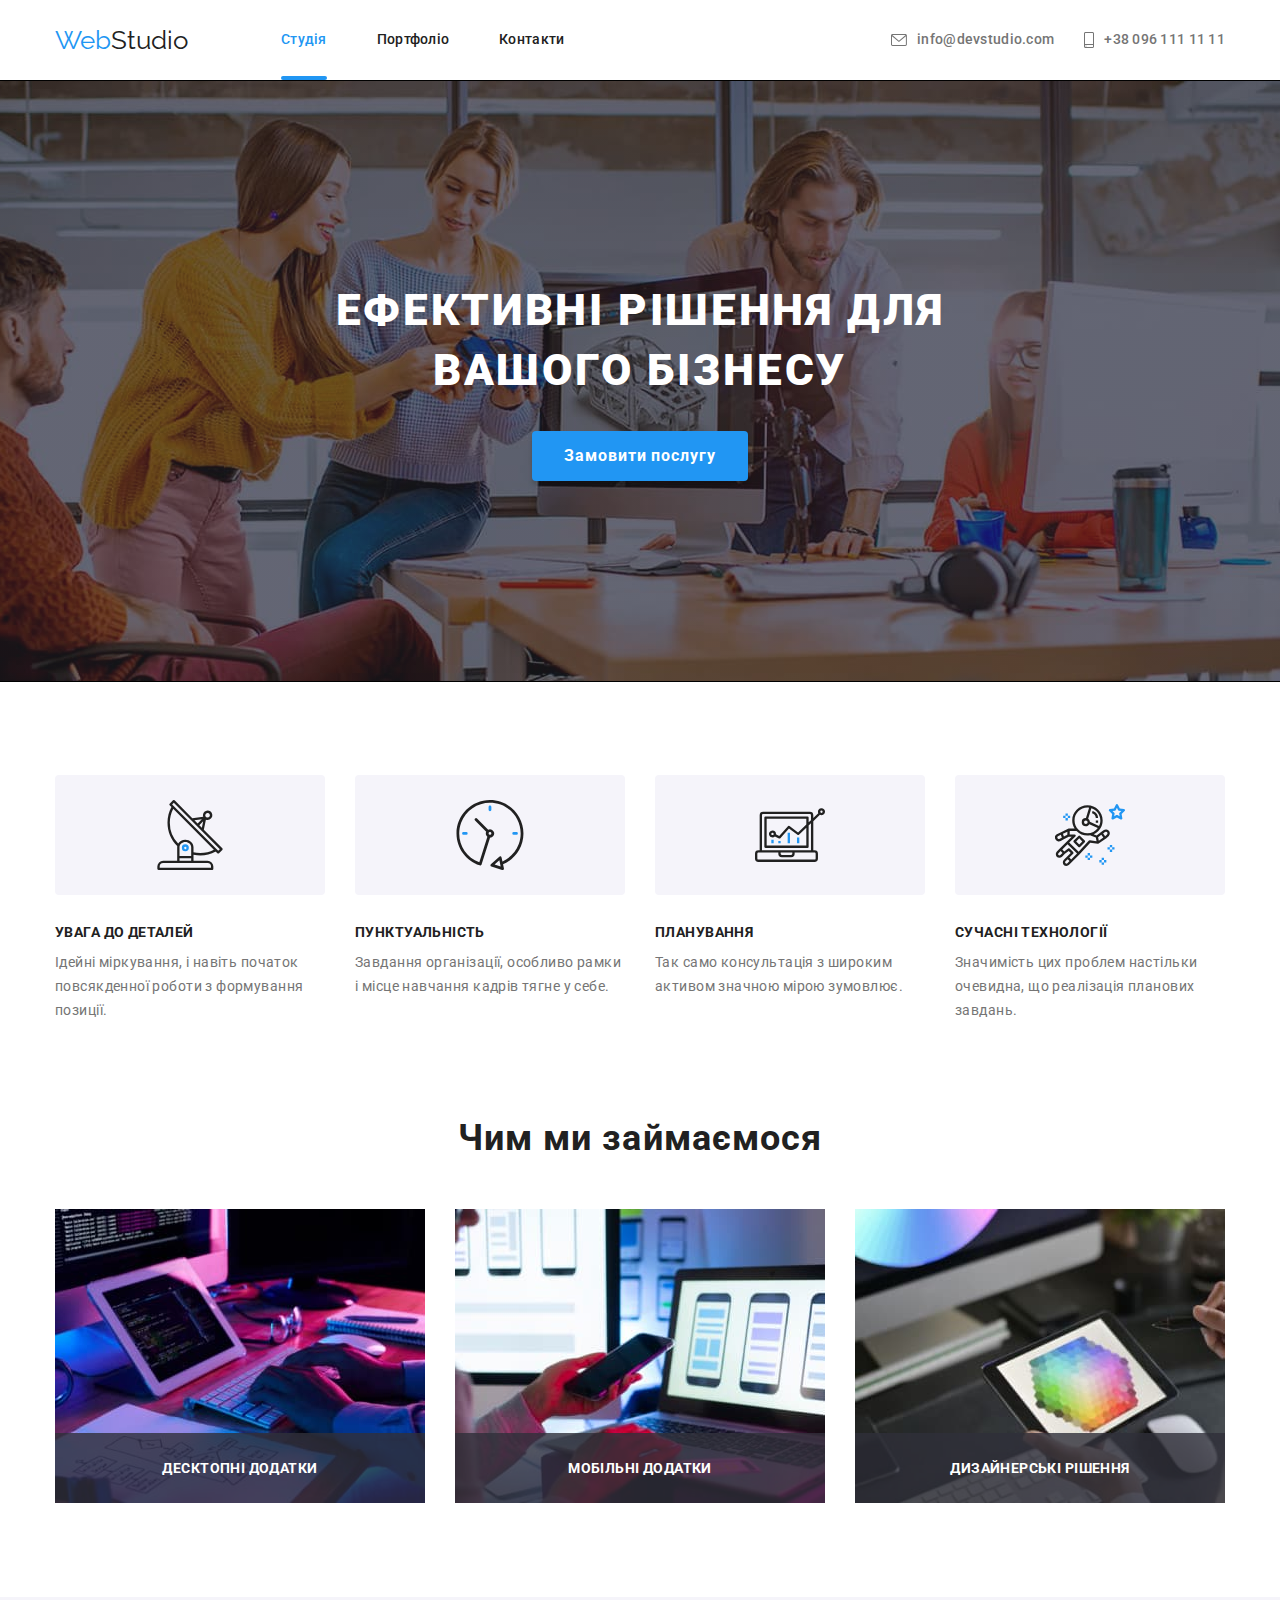
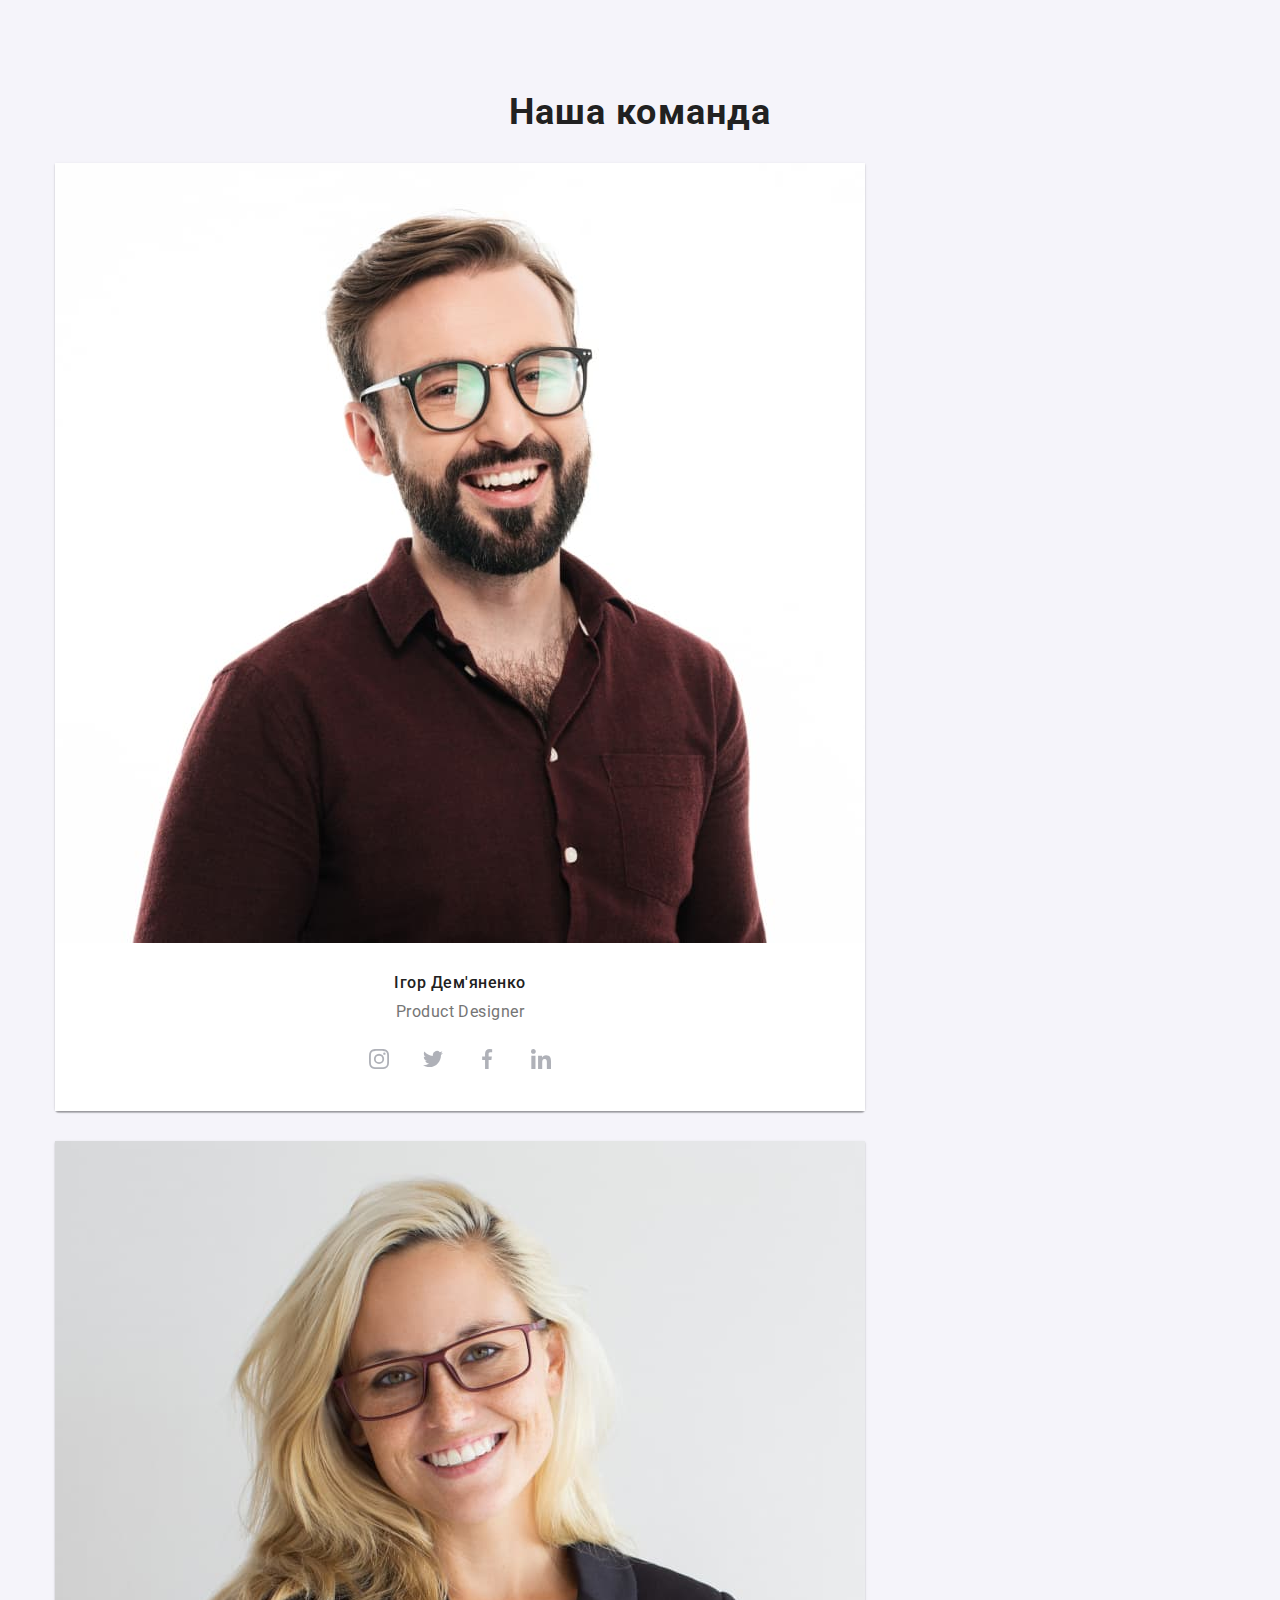
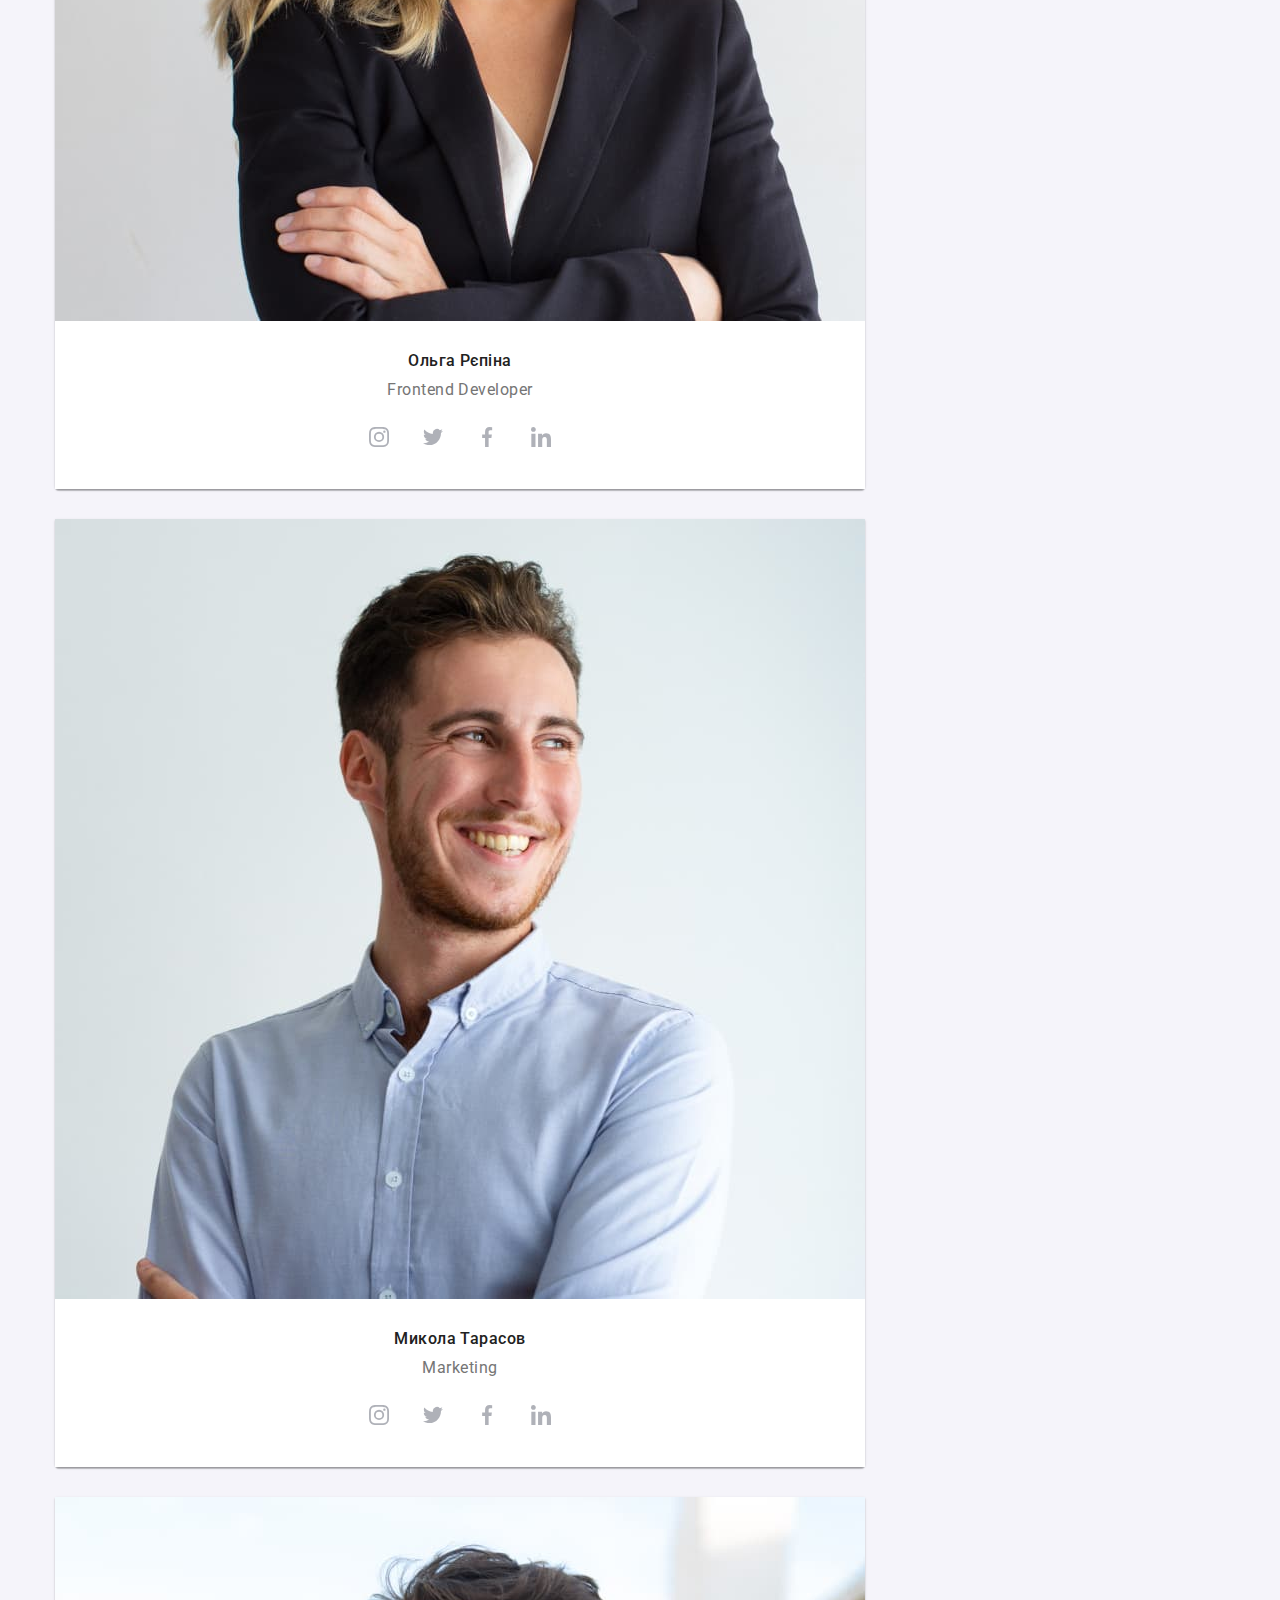
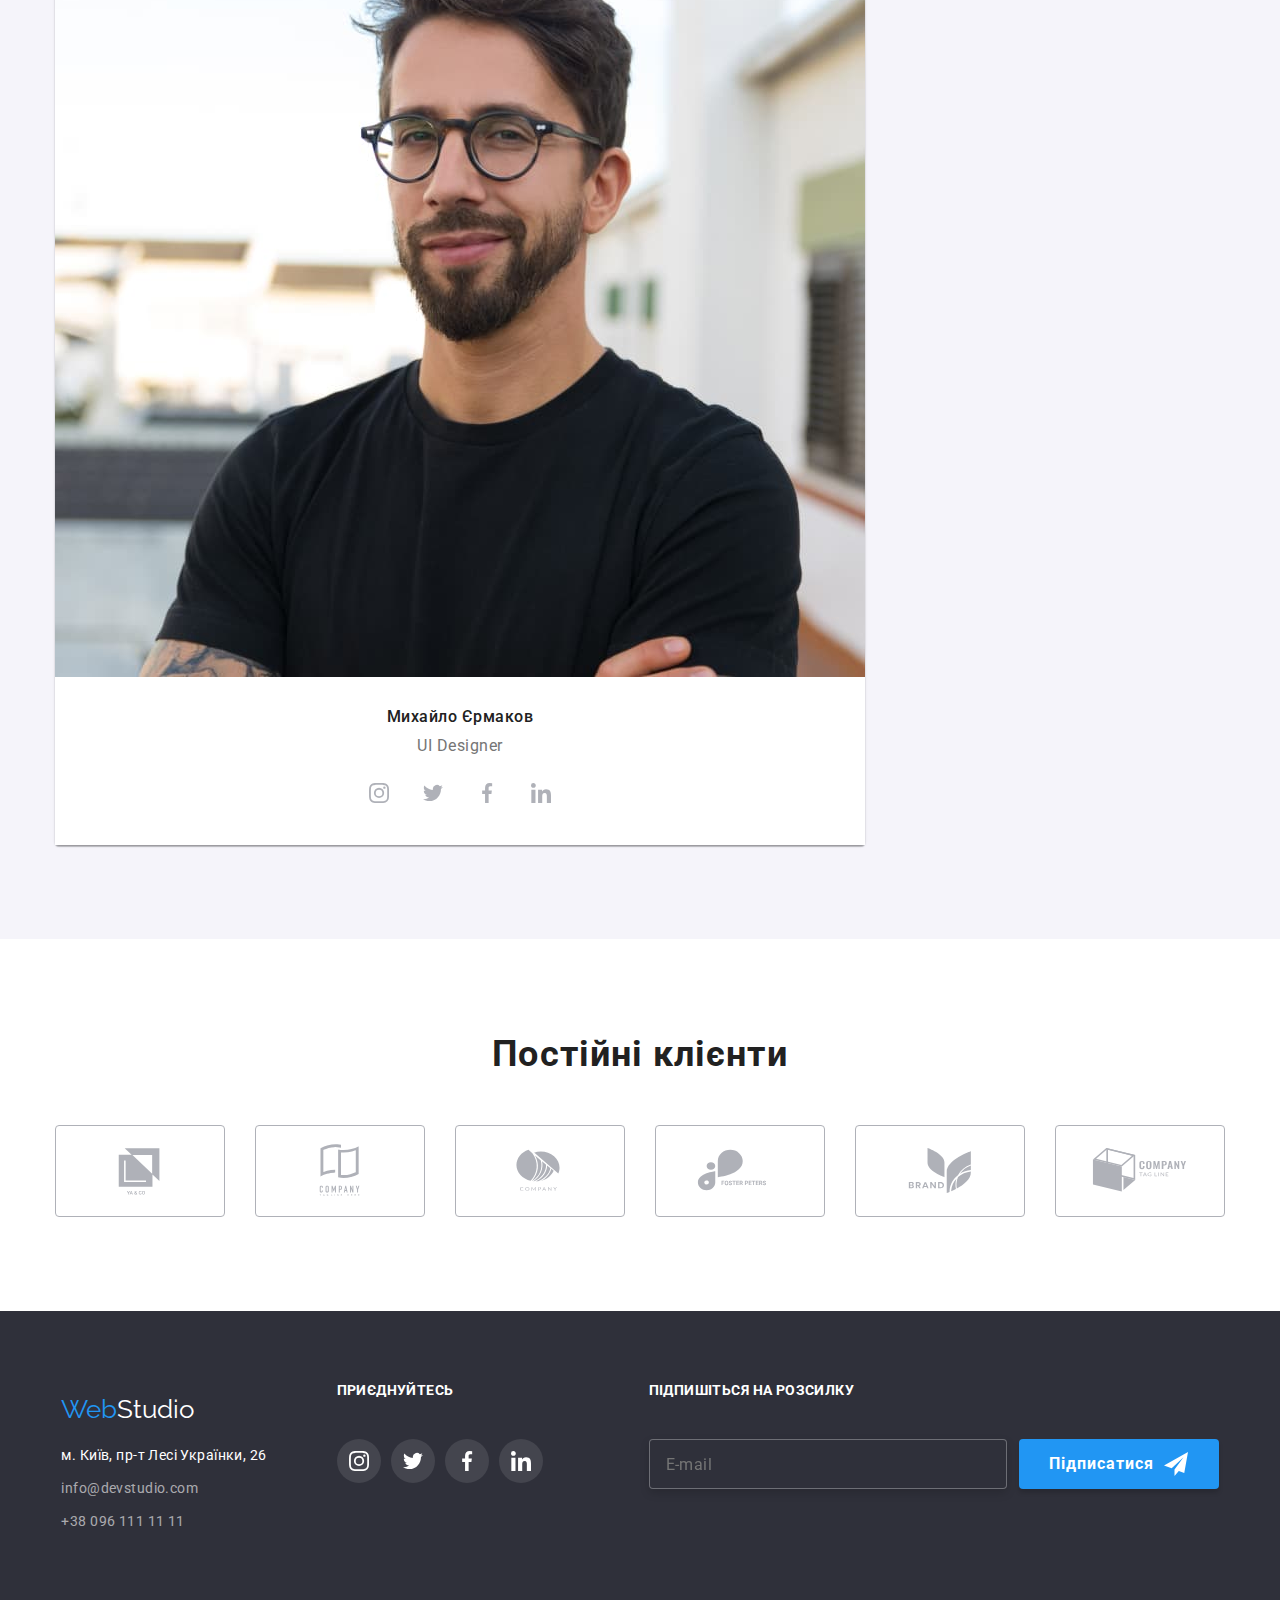
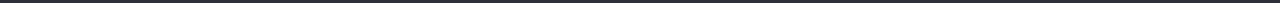
<file: index.html>
<!DOCTYPE html>
<html lang="uk">
<head>
    <meta charset="UTF-8">
    <meta http-equiv="X-UA-Compatible" content="IE=edge">
    <meta name="viewport" content="width=device-width, initial-scale=1.0">
    <title>Document</title>
    <link rel="preconnect" href="https://fonts.googleapis.com">
    <link rel="preconnect" href="https://fonts.gstatic.com" crossorigin>
    <link href="https://fonts.googleapis.com/css2?family=Raleway:wght@700&family=Roboto:wght@400;500;700;900&display=swap"
        rel="stylesheet">
    <link rel="stylesheet" href="https://cdnjs.cloudflare.com/ajax/libs/modern-normalize/1.1.0/modern-normalize.min.css">
    <link rel="stylesheet" href="./css/main.min.css">
</head>
<body>
    <header class="header">
        <div class="container">
        <nav class="header__nav">
        <a class="logo-header" href="./index.html" lang="en">Web<span class="logo-header__style">Studio</span></a>
        <ul class="header__menu">
            <li class="header__item"><a href="./index.html" class="header__link header__link--current">Студія</a></li>
            <li class="header__item"><a href="./portfolio.html" class="header__link">Портфоліо</a></li>
            <li class="header__item"><a href="#" class="header__link">Контакти</a></li>
        </ul>
        </nav>
        <button class="header__burger-menu js-open-menu">
            <svg width="40" height="40">
                <use href="./images/icons.svg/sprite.svg#icon-menu"></use>
            </svg>
        </button>
        <div class="mobile-menu js-menu-container">
            <button class="mobile-menu__close-button js-close-menu">
                <svg width="18" height="18">
                    <use href="./images/icons.svg/sprite.svg#icon-close-black-18dp-2-1-1"></use>
                </svg>
            </button>
            <nav class="mobile-menu__nav">
                <ul class="mobile-menu__list">
                    <li class="mobile-menu__item"><a class="mobile-menu__links mobile-menu__links--current" href="./index.html">Студія</a></li>
                    <li class="mobile-menu__item"><a class="mobile-menu__links" href="./portfolio.html">Портфоліо</a></li>
                    <li class="mobile-menu__item"><a class="mobile-menu__links" href="#">Контакти</a></li>
                </ul>
                <ul class="mobile-menu__contacts">
                    <li class="mobile-menu__tel">
                        <a href="tel:+380961111111" class="mobile-menu__send">
                            +38 096 111 11 11</a>
                    </li>
                    <li class="mobile-menu__mail">
                        <a href="mailto:" class="mobile-menu__info">
                            info@devstudio.com</a>
                    </li>
                </ul>
                <ul class="mobile-menu__web">
                    <li class="mobile-menu__social"><a class="mobile-menu__social-link mobile-menu__social-start" href="#">Instagram</a></li>
                    <li class="mobile-menu__social"><a class="mobile-menu__social-link" href="#">Twitter</a></li>
                    <li class="mobile-menu__social"><a class="mobile-menu__social-link" href="#">Facebook</a></li>
                    <li class="mobile-menu__social"><a class="mobile-menu__social-link mobile-menu__social-end" href="#">LinkedIn</a></li>
                </ul>
            </nav>
        </div>
        <ul class="header__contacts">
            <li class="header__info">
                <a href="mailto:" class="header__send">
                <svg class="header__icon" width="16" height="12">
                    <use href="./images/icons.svg/sprite.svg#icon-e-mail"></use>
                </svg>
                info@devstudio.com</a></li>
            <li class="header__info">
                <a href="tel:+380961111111" class="header__send">
                <svg class="header__icon" width="10" height="16">
                    <use href="./images/icons.svg/sprite.svg#icon-smartphone"></use>
                </svg>
                +38 096 111 11 11</a></li>
        </ul>
        </div>
    </header>
        <main>
        <section class="hero overlay">
            <h1 class="hero__title">Ефективні рішення для вашого бізнесу</h1>
            <button data-modal-open type="button" class="button">Замовити послугу</button>
            <div class="backdrop is-hidden" data-modal>
                <div class="modal">
                <button class="modal__close" type="button" data-modal-close>
                    <svg class="modal__icon" width="18" height="18">
                        <use href="./images/icons.svg/sprite.svg#icon-close-black-18dp-2-1-1"></use>
                    </svg>
                </button>
                <h2 class="modal__text">Залиште свої дані, ми вам передзвонимо</h2>
                <form name="contact-form">
                    <label for="name" class="modal__label">Ім'я</label>
                    <div class="modal__form">
                        <input type="text" name="name" id="name" class="modal__input">
                        <svg width="12" height="12" class="modal__sign">
                            <use href="./images/icons.svg/sprite.svg#icon-name"></use>
                        </svg>                
                    </div>
                    <label for="phone" class="modal__label">Телефон</label>
                    <div class="modal__form">
                        <input type="tel" name="phone" id="phone" class="modal__input">
                        <svg width="13" height="13" class="modal__sign">
                            <use href="./images/icons.svg/sprite.svg#icon-tel"></use>
                        </svg>
                    </div>
                    <label for="email" class="modal__label">Пошта</label>
                    <div class="modal__form">
                        <input type="email" name="email" id="email" class="modal__input">
                        <svg width="15" height="12" class="modal__sign">
                            <use href="./images/icons.svg/sprite.svg#icon-mail"></use>
                        </svg>
                    </div>
                    <label for="person-comments" class="modal__label">Коментар</label>
                    <textarea class="modal__comment" name="person-comments" id="person-comments" placeholder="Введіть текст"></textarea>
                    <label class="checkbox" for="terms-checkbox">Погоджуюся з розсилкою та приймаю
                    <a class="checkbox__link" href="#">Умови договору</a>
                    <input class="checkbox__input visually-hidden" type="checkbox" name="terms-checkbox" id="terms-checkbox">
                    <svg class="checkbox__icon" width="16" height="15">
                        <use href="./images/icons.svg/sprite.svg#icon-check-active"></use>
                    </svg>
                    </label>
                    <div class="modal__button">
                    <button class="modal__send" type="submit">Відправити</button>
                    </div>
                </form>
                </div>
            </div>
        </section>
        <section class="section advantages">
            <div class="container">
            <h2 class="visually-hidden">Наші переваги</h2>
            <ul class="advantages__list">
                <li class="advantages__item">
                    <div class="advantages-icon">
                        <svg width="70" height="70">
                            <use href="./images/icons.svg/sprite.svg#icon-antenna"></use>
                        </svg>
                    </div>
                    <h3 class="advantages__title">Увага до деталей</h3>
                    <p class="advantages__text">Ідейні міркування, і навіть початок повсякденної роботи з формування позиції.</p>
                </li>
                <li class="advantages__item">
                    <div class="advantages-icon">
                        <svg width="70" height="70">
                            <use href="./images/icons.svg/sprite.svg#icon-clock"></use>
                        </svg>
                    </div>
                    <h3 class="advantages__title">Пунктуальність</h3>
                    <p class="advantages__text">Завдання організації, особливо рамки і місце навчання кадрів тягне у себе.</p>
                </li>
                <li class="advantages__item">
                    <div class="advantages-icon">
                        <svg width="70" height="70">
                            <use href="./images/icons.svg/sprite.svg#icon-diagram"></use>
                        </svg>
                    </div>
                    <h3 class="advantages__title">Планування</h3>
                    <p class="advantages__text">Так само консультація з широким активом значною мірою зумовлює.</p>
                </li>
                <li class="advantages__item">
                    <div class="advantages-icon">
                        <svg width="70" height="70">
                            <use href="./images/icons.svg/sprite.svg#icon-astronaut"></use>
                        </svg>
                    </div>
                    <h3 class="advantages__title">Сучасні технології</h3>
                    <p class="advantages__text">Значимість цих проблем настільки очевидна, що реалізація планових завдань.</p>
                </li>
            </ul>
            </div>
        </section>
        <section class="section developments">
            <div class="container">
            <h2 class="section__title developments__title">Чим ми займаємося</h2>
            <ul class="developments__list">
                <li class="developments__item">
                    <img src="./images/cod1.jpg" alt="Фронтоенд розробник пише код" width="370">
                    <p class="developments__name">Десктопні додатки</p>
                </li>
                <li class="developments__item">
                    <img src="./images/monitor2.jpg" alt="Дівчина переглядає розмітку екранів мобільних пристроїв на екрані ноутбука" width="370">
                    <p class="developments__name">Мобільні додатки</p>
                </li>
                <li class="developments__item">
                    <img src="./images/colours3.jpg" alt="Дизайнер вибирає колір на палітрі кольорів" width="370">
                    <p class="developments__name">Дизайнерські рішення</p>
                </li>
            </ul>
            </div>
        </section>
        <section class="section team">
            <div class="container">
            <h2 class="section__title team__title">Наша команда</h2>
            <ul class="team__list">
                <li class="team__item">
                    <img 
                    srcset="
                    ./images/team1.jpg 270w,
                    ./images/team1-laptop.jpg 354w,
                    ./images/team1-mobile.jpg 450w,
                    ./images/team1@2x.jpg 540w,
                    ./images/team1-laptop@2x.jpg 708w,
                    ./images/team1-mobile@2x.jpg 900w
                    "
                    src="./images/team1.jpg" 
                    sizes="(min-width: 1200px) 270px, (min-width: 768px) 354px, (max-width: 767px) 450px, 100vw"
                    alt="Усміхнений чоловік в окулярах у темній сорочці"
                    />
                    <div class="team__properties">
                    <h3 class="team__name">Ігор Дем'яненко</h3>
                    <p class="team__profession">Product Designer</p>
                    <ul class="social">
                        <li>
                            <a href="" class="social__icon">
                                <svg width="20" height="20">
                                    <use href="./images/icons.svg/sprite.svg#icon-instagram"></use>
                                </svg>
                            </a>
                        </li>
                        <li>
                            <a href="" class="social__icon">
                                <svg width="20" height="20">
                                    <use href="./images/icons.svg/sprite.svg#icon-twitter"></use>
                                </svg>
                            </a>
                        </li>
                        <li>
                            <a href="" class="social__icon">
                                <svg width="20" height="20">
                                    <use href="./images/icons.svg/sprite.svg#icon-facebook"></use>
                                </svg>
                            </a>
                        </li>
                        <li>
                            <a href="" class="social__icon">
                                <svg width="20" height="20">
                                    <use href="./images/icons.svg/sprite.svg#icon-linkedin"></use>
                                </svg>
                            </a>
                        </li>
                    </ul>
                    </div>
                </li>
                <li class="team__item">
                    <img 
                    srcset="
                    ./images/team2.jpg 270w,
                    ./images/team2-laptop.jpg 354w,
                    ./images/team2-mobile.jpg 450w,
                    ./images/team2@2x.jpg 540w,
                    ./images/team2-laptop@2x.jpg 708w,
                    ./images/team2-mobile@2x.jpg 900w
                    "
                    src="./images/team2.jpg" 
                    sizes="(min-width: 1200px) 270px, (min-width: 768px) 354px, (max-width: 767px) 450px, 100vw"
                    alt="Усміхнена жінка в окулярах"
                    />
                    <div class="team__properties">
                    <h3 class="team__name">Ольга Рєпіна</h3>
                    <p class="team__profession">Frontend Developer</p>
                    <ul class="social">
                        <li>
                            <a href="" class="social__icon">
                                <svg width="20" height="20">
                                    <use href="./images/icons.svg/sprite.svg#icon-instagram"></use>
                                </svg>
                            </a>
                        </li>
                        <li>
                            <a href="" class="social__icon">
                                <svg width="20" height="20">
                                    <use href="./images/icons.svg/sprite.svg#icon-twitter"></use>
                                </svg>
                            </a>
                        </li>
                        <li>
                            <a href="" class="social__icon">
                                <svg width="20" height="20">
                                    <use href="./images/icons.svg/sprite.svg#icon-facebook"></use>
                                </svg>
                            </a>
                        </li>
                        <li>
                            <a href="" class="social__icon">
                                <svg width="20" height="20">
                                    <use href="./images/icons.svg/sprite.svg#icon-linkedin"></use>
                                </svg>
                            </a>
                        </li>
                    </ul>
                    </div>
                </li>
                <li class="team__item">
                    <img 
                    srcset="
                    ./images/team3.jpg 270w,
                    ./images/team3-laptop.jpg 354w,
                    ./images/team3-mobile.jpg 450w,
                    ./images/team3@2x.jpg 540w,
                    ./images/team3-laptop@2x.jpg 708w,
                    ./images/team3-mobile@2x.jpg 900w
                    "
                    src="./images/team3.jpg" 
                    sizes="(min-width: 1200px) 270px, (min-width: 768px) 354px, (max-width: 767px) 450px, 100vw"
                    alt="Усміхнений чоловік у світлій сорочці"
                    />
                    <div class="team__properties">
                    <h3 class="team__name">Микола Тарасов</h3>
                    <p class="team__profession">Marketing</p>
                    <ul class="social">
                        <li>
                            <a href="" class="social__icon">
                                <svg width="20" height="20">
                                    <use href="./images/icons.svg/sprite.svg#icon-instagram"></use>
                                </svg>
                            </a>
                        </li>
                        <li>
                            <a href="" class="social__icon">
                                <svg width="20" height="20">
                                    <use href="./images/icons.svg/sprite.svg#icon-twitter"></use>
                                </svg>
                            </a>
                        </li>
                        <li>
                            <a href="" class="social__icon">
                                <svg width="20" height="20">
                                    <use href="./images/icons.svg/sprite.svg#icon-facebook"></use>
                                </svg>
                            </a>
                        </li>
                        <li>
                            <a href="" class="social__icon">
                                <svg width="20" height="20">
                                    <use href="./images/icons.svg/sprite.svg#icon-linkedin"></use>
                                </svg>
                            </a>
                        </li>
                    </ul>
                    </div>
                </li>
                <li class="team__item">
                    <img 
                    srcset="
                    ./images/team4.jpg 270w,
                    ./images/team4-laptop.jpg 354w,
                    ./images/team4-mobile.jpg 450w,
                    ./images/team4@2x.jpg 540w,
                    ./images/team4-laptop@2x.jpg 708w,
                    ./images/team4-mobile@2x.jpg 900w
                    "
                    src="./images/team4.jpg" 
                    sizes="(min-width: 1200px) 270px, (min-width: 768px) 354px, (max-width: 767px) 450px, 100vw"
                    alt="Усміхнений чоловік в окулярах у чорній футболці"
                    />
                    <div class="team__properties">
                    <h3 class="team__name">Михайло Єрмаков</h3>
                    <p class="team__profession">UI Designer</p>
                    <ul class="social">
                        <li>
                            <a href="" class="social__icon">
                                <svg width="20" height="20">
                                    <use href="./images/icons.svg/sprite.svg#icon-instagram"></use>
                                </svg>
                            </a>
                        </li>
                        <li>
                            <a href="" class="social__icon">
                                <svg width="20" height="20">
                                    <use href="./images/icons.svg/sprite.svg#icon-twitter"></use>
                                </svg>
                            </a>
                        </li>
                        <li>
                            <a href="" class="social__icon">
                                <svg width="20" height="20">
                                    <use href="./images/icons.svg/sprite.svg#icon-facebook"></use>
                                </svg>
                            </a>
                        </li>
                        <li>
                            <a href="" class="social__icon">
                                <svg width="20" height="20">
                                    <use href="./images/icons.svg/sprite.svg#icon-linkedin"></use>
                                </svg>
                            </a>
                        </li>
                    </ul>
                    </div>
                </li>
            </ul>
            </div>
        </section>
        <section class="section clients">
            <div class="container">
                <h2 class="section__title">Постійні клієнти</h2>
                <ul class="clients__list">
                    <li class="clients__item"><a href="" class="clients__link">
                        <svg width="106" height="60">
                            <use href="./images/icons.svg/sprite.svg#icon-logo-1"></use>
                        </svg>
                    </a></li>
                    <li class="clients__item"><a href="" class="clients__link">
                        <svg width="106" height="60">
                            <use href="./images/icons.svg/sprite.svg#icon-logo-2"></use>
                        </svg>
                    </a></li>
                    <li class="clients__item"><a href="" class="clients__link">
                        <svg width="106" height="60">
                            <use href="./images/icons.svg/sprite.svg#icon-logo-3"></use>
                        </svg>
                    </a></li>
                    <li class="clients__item"><a href="" class="clients__link">
                        <svg width="106" height="60">
                            <use href="./images/icons.svg/sprite.svg#icon-logo-4"></use>
                        </svg>
                    </a></li>
                    <li class="clients__item"><a href="" class="clients__link">
                        <svg width="106" height="60">
                            <use href="./images/icons.svg/sprite.svg#icon-logo-5"></use>
                        </svg>
                    </a></li>
                    <li class="clients__item"><a href="" class="clients__link">
                        <svg width="106" height="60">
                            <use href="./images/icons.svg/sprite.svg#icon-logo-6"></use>
                        </svg>
                    </a></li>
                </ul>
            </div>
        </section>
    </main>
    <footer class="footer">
        <div class="container footer__all">
            <div class="footer__laptop">
            <div class="footer__info">
            <a class="logo-footer" href="./index.html" lang="en">Web<span class="logo-footer__style">Studio</span></a>
            <address>
                <ul>
                    <li class="footer__item"><a href="https://goo.gl/maps/CPtrU1FHBa2aNyZL9" target="_blank" rel="noopener noreferrer nofollow" class="footer__adress">м. Київ, пр-т Лесі
                    Українки, 26</a></li>
                    <li class="footer__item"><a href="mailto:info@devstudio.com" class="footer__link">info@devstudio.com</a></li>
                    <li class="footer__item"><a href="tel:+380961111111" class="footer__link">+38 096 111 11 11</a></li>
                </ul>
            </address>
            </div>
            <div class="footer__subscription">
                <p class="footer__text">Приєднуйтесь</p>
                <ul class="footer__list">
                    <li>
                        <a href="#" class="footer__icon">
                            <svg width="20" height="20">
                                <use href="./images/icons.svg/sprite.svg#icon-instagram"></use>
                            </svg>
                        </a>
                    </li>
                    <li>
                        <a href="#" class="footer__icon">
                            <svg width="20" height="20">
                                <use href="./images/icons.svg/sprite.svg#icon-twitter"></use>
                            </svg>
                        </a>
                    </li>
                    <li>
                        <a href="#" class="footer__icon">
                            <svg width="20" height="20">
                                <use href="./images/icons.svg/sprite.svg#icon-facebook"></use>
                            </svg>
                        </a>
                    </li>
                    <li>
                        <a href="#" class="footer__icon">
                            <svg width="20" height="20">
                                <use href="./images/icons.svg/sprite.svg#icon-linkedin"></use>
                            </svg>
                        </a>
                    </li>
                </ul>
            </div>
            </div>
            <div class="footer__send">
                <form action="footer__form">
                <p class="footer__text">Підпишіться на розсилку</p>
                <div class="footer__mail">
                <input type="text" name="mail" placeholder="E-mail" class="footer__input">
                <button type="submit" class="footer__button">Підписатися
                    <svg width="24" height="24">
                        <use href="./images/icons.svg/sprite.svg#icon-send"></use>
                    </svg>
                </button>
                </div>
                </form>
            </div>
        </div>
    </footer>
    <script src="./js/mobile-menu.js"></script>
    <script src="./js/modal.js"></script>
</body>
</html>
</file>
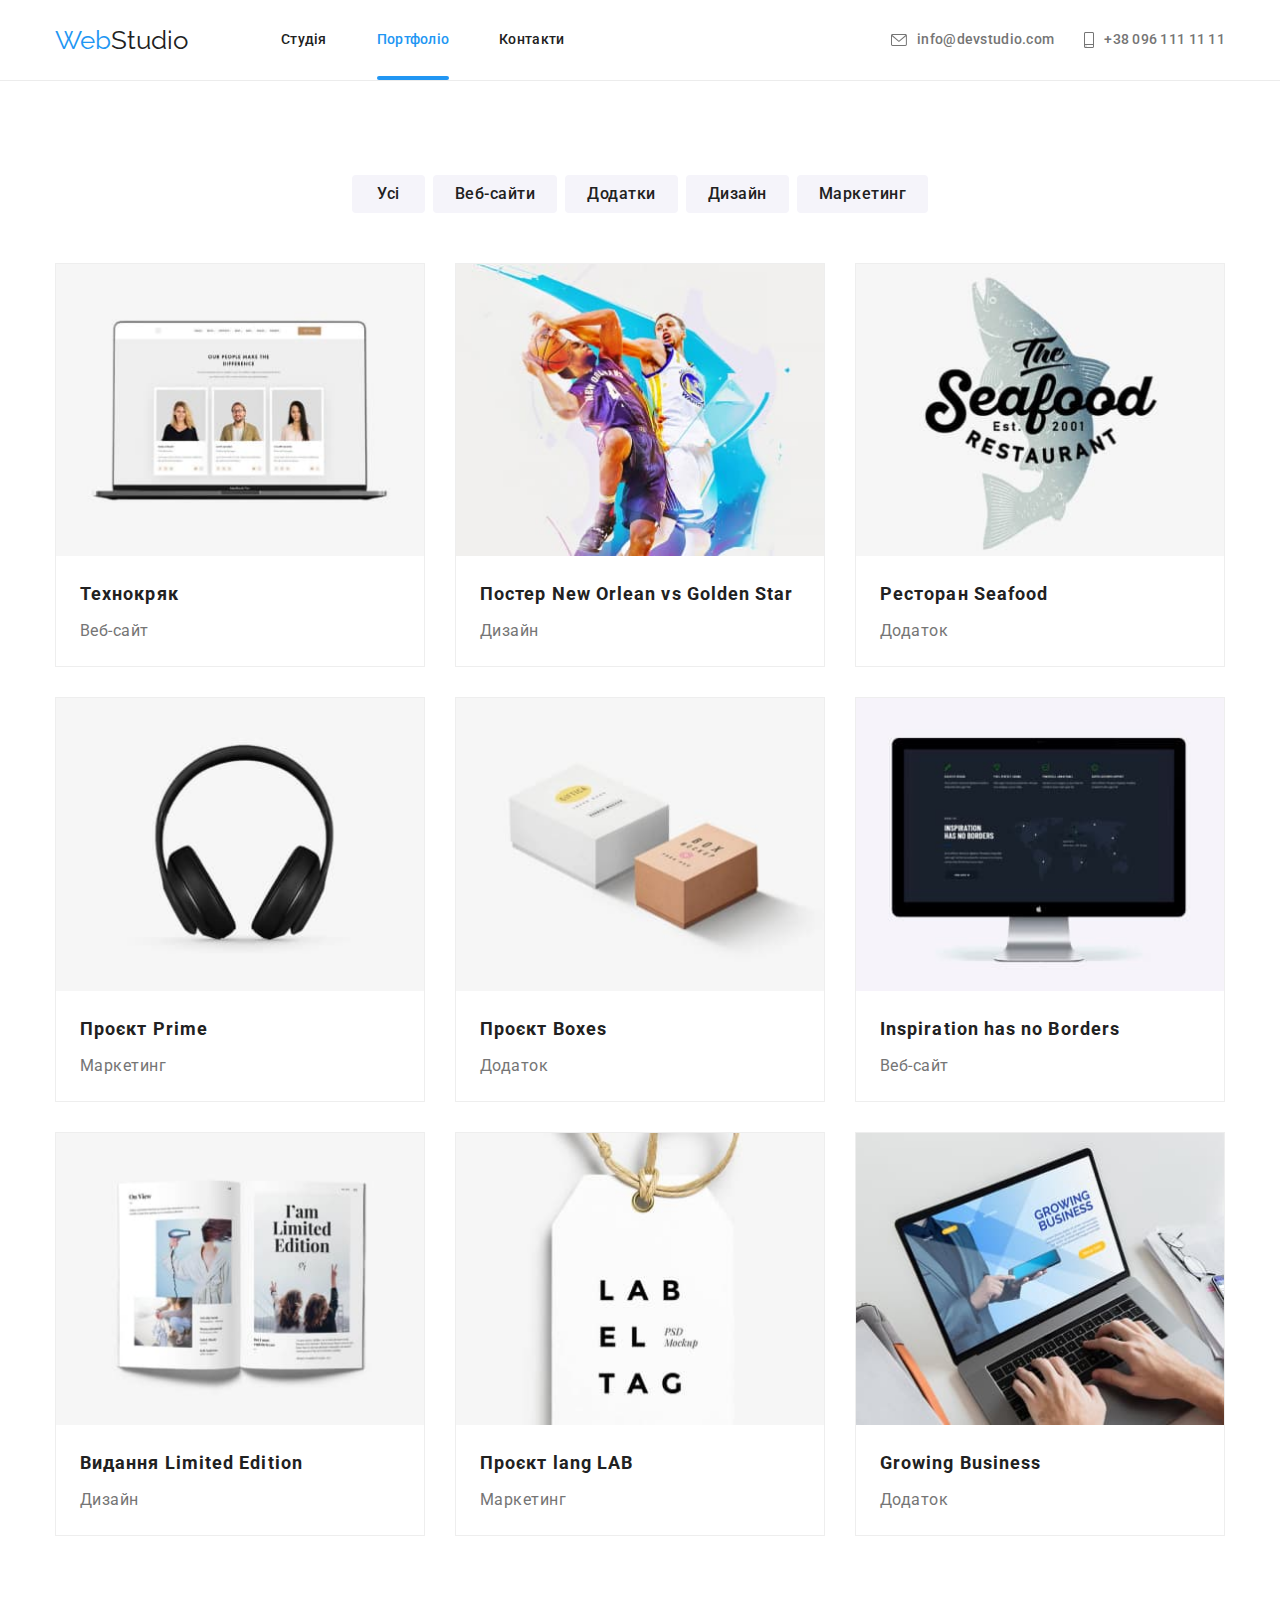
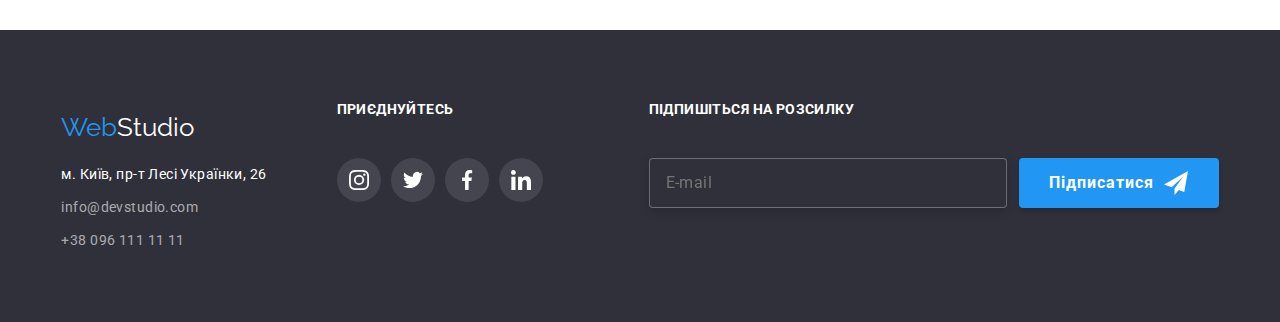
<file: portfolio.html>
<!DOCTYPE html>
<html lang="en">
<head>
    <meta charset="UTF-8">
    <meta http-equiv="X-UA-Compatible" content="IE=edge">
    <meta name="viewport" content="width=device-width, initial-scale=1.0">
    <title>Portfolio</title>
    <link rel="preconnect" href="https://fonts.googleapis.com">
    <link rel="preconnect" href="https://fonts.gstatic.com" crossorigin>
    <link
        href="https://fonts.googleapis.com/css2?family=Raleway:wght@700&family=Roboto:wght@400;500;700;900&display=swap"
        rel="stylesheet">
    <link rel="stylesheet"
        href="https://cdnjs.cloudflare.com/ajax/libs/modern-normalize/1.1.0/modern-normalize.min.css">
    <link rel="stylesheet" href="./css/main.min.css">
</head>
<body>
<header class="header">
        <div class="container">
        <nav class="header__nav">
        <a class="logo-header" href="./index.html" lang="en">Web<span class="logo-header__style">Studio</span></a>
        <ul class="header__menu">
            <li class="header__item"><a href="./index.html" class="header__link">Студія</a></li>
            <li class="header__item"><a href="./portfolio.html" class="header__link header__link--current">Портфоліо</a></li>
            <li class="header__item"><a href="#" class="header__link">Контакти</a></li>
        </ul>
        </nav>
        <button class="header__burger-menu js-open-menu">
            <svg width="40" height="40">
                <use href="./images/icons.svg/sprite.svg#icon-menu"></use>
            </svg>
        </button>
        <div class="mobile-menu js-menu-container">
            <button class="mobile-menu__close-button js-close-menu">
                <svg width="18" height="18">
                    <use href="./images/icons.svg/sprite.svg#icon-close-black-18dp-2-1-1"></use>
                </svg>
            </button>
            <nav class="mobile-menu__nav">
                <ul class="mobile-menu__list">
                    <li class="mobile-menu__item"><a class="mobile-menu__links mobile-menu__links--current"
                            href="./index.html">Студія</a></li>
                    <li class="mobile-menu__item"><a class="mobile-menu__links" href="./portfolio.html">Портфоліо</a></li>
                    <li class="mobile-menu__item"><a class="mobile-menu__links" href="#">Контакти</a></li>
                </ul>
                <ul class="mobile-menu__contacts">
                    <li class="mobile-menu__tel">
                        <a href="tel:+380961111111" class="mobile-menu__send">
                            +38 096 111 11 11</a>
                    </li>
                    <li class="mobile-menu__mail">
                        <a href="mailto:" class="mobile-menu__info">
                            info@devstudio.com</a>
                    </li>
                </ul>
                <ul class="mobile-menu__web">
                    <li class="mobile-menu__social"><a class="mobile-menu__social-link mobile-menu__social-start"
                            href="#">Instagram</a></li>
                    <li class="mobile-menu__social"><a class="mobile-menu__social-link" href="#">Twitter</a></li>
                    <li class="mobile-menu__social"><a class="mobile-menu__social-link" href="#">Facebook</a></li>
                    <li class="mobile-menu__social"><a class="mobile-menu__social-link mobile-menu__social-end"
                            href="#">LinkedIn</a></li>
                </ul>
            </nav>
        </div>
        <ul class="header__contacts">
            <li class="header__info">
                <a href="mailto:" class="header__send">
                <svg class="header__icon" width="16" height="12">
                    <use href="./images/icons.svg/sprite.svg#icon-e-mail"></use>
                </svg>
                info@devstudio.com</a></li>
            <li class="header__info">
                <a href="tel:+380961111111" class="header__send">
                <svg class="header__icon" width="10" height="16">
                    <use href="./images/icons.svg/sprite.svg#icon-smartphone"></use>
                </svg>
                +38 096 111 11 11</a></li>
        </ul>
        </div>
    </header>
    <main>
        <section class="section portfolio">
            <div class="container">
            <h1 class="visually-hidden">Портфоліо</h1>
            <ul class="portfolio__buttons">
                <li class="portfolio__button"><button type="button" class="portfolio__item portfolio__item--current">Усі</button></li>
                <li class="portfolio__button"><button type="button" class="portfolio__item">Веб-сайти</button></li>
                <li class="portfolio__button"><button type="button" class="portfolio__item">Додатки</button></li>
                <li class="portfolio__button"><button type="button" class="portfolio__item">Дизайн</button></li>
                <li class="portfolio__button"><button type="button" class="portfolio__item">Маркетинг</button></li>
            </ul>
            <ul class="work">
                <li class="work__item">
                    <a href="#" class="work__link">
                    <div class="work__information">
                        <img 
                        srcset="
                        ./images/website1.jpg 370w,
                        ./images/website1-laptop.jpg 354w,
                        ./images/website1-mobile.jpg 450w,
                        ./images/website1@2x.jpg 740w,
                        ./images/website1-laptop@2x.jpg 708w,
                        ./images/website1-mobile@2x.jpg 900w"
                        src="./images/website1.jpg" 
                        sizes="(min-width: 1200px) 370px, (min-width: 768px) 354px, (max-width: 767px) 450px, 100vw"
                        alt="троє людей, дві жінки та один чоловік" 
                        >
                        <div class="work__part">
                        <p class="work__text">Ресурс пропонує комплексні пропозиції з різним рівнем функціоналу та сервісів. Все це дозволить відвідувачу отримати
                        вичерпні відомості про компанію чи приватну особу.</p>
                        </div>
                    </div>
                    <div class="work__section">
                    <h2 class="section__title work__nomination">Технокряк</h2>
                    <p class="work__kind work__kind-first">Веб-сайт</p>
                    </div>
                    </a>
                </li>
                <li class="work__item">
                    <a href="#" class="work__link">
                    <div class="work__information">
                    <img 
                    srcset="
                        ./images/poster1.jpg 370w,
                        ./images/poster1-laptop.jpg 354w,
                        ./images/poster1-mobile.jpg 450w,
                        ./images/poster1@2x.jpg 740w,
                        ./images/poster1-laptop@2x.jpg 708w,
                        ./images/poster1-mobile@2x.jpg 900w"
                    src="./images/poster1.jpg" 
                    sizes="(min-width: 1200px) 370px, (min-width: 768px) 354px, (max-width: 767px) 450px, 100vw"
                    alt="два баскетболіста, один намагається відібрати м`яча у іншого" 
                    >
                    <div class="work__part">
                    <p class="work__text">Ресурс пропонує комплексні пропозиції з різним рівнем функціоналу та сервісів. Все це дозволить відвідувачу
                    отримати вичерпні відомості про компанію чи приватну особу.</p>
                    </div>
                    </div>
                    <div class="work__section">
                    <h2 class="section__title work__nomination">Постер New Orlean vs Golden Star</h2>
                    <p class="work__kind">Дизайн</p>
                    </div>
                    </a>
                </li>
                <li class="work__item">
                    <a href="#" class="work__link">
                    <div class="work__information">
                    <img 
                    srcset="
                        ./images/addition1.jpg 370w,
                        ./images/addition1-laptop.jpg 354w,
                        ./images/addition1-mobile.jpg 450w,
                        ./images/addition1@2x.jpg 740w,
                        ./images/addition1-laptop@2x.jpg 708w,
                        ./images/addition1-mobile@2x.jpg 900w"
                    src="./images/addition1.jpg" 
                    sizes="(min-width: 1200px) 370px, (min-width: 768px) 354px, (max-width: 767px) 450px, 100vw"
                    alt="риба та на її фоні назва ресторану" 
                    >
                    <div class="work__part">
                    <p class="work__text">Ресурс пропонує комплексні пропозиції з різним рівнем функціоналу та сервісів. Все це дозволить відвідувачу
                    отримати вичерпні відомості про компанію чи приватну особу.</p>
                    </div>
                    </div>
                    <div class="work__section">
                    <h2 class="section__title work__nomination">Ресторан Seafood</h2>
                    <p class="work__kind">Додаток</p>
                    </div>
                    </a>
                </li>
                <li class="work__item">
                    <a href="#" class="work__link">
                    <div class="work__information">
                    <img 
                    srcset="
                        ./images/marketing1.jpg 370w,
                        ./images/marketing1-laptop.jpg 354w,
                        ./images/marketing1-mobile.jpg 450w,
                        ./images/marketing1@2x.jpg 740w,
                        ./images/marketing1-laptop@2x.jpg 708w,
                        ./images/marketing1-mobile@2x.jpg 900w"
                    src="./images/marketing1.jpg" 
                    sizes="(min-width: 1200px) 370px, (min-width: 768px) 354px, (max-width: 767px) 450px, 100vw"
                    alt="великі навушники" 
                    >
                    <div class="work__part">
                    <p class="work__text">Ресурс пропонує комплексні пропозиції з різним рівнем функціоналу та сервісів. Все це дозволить відвідувачу
                    отримати вичерпні відомості про компанію чи приватну особу.</p>
                    </div>
                    </div>
                    <div class="work__section">
                    <h2 class="section__title work__nomination">Проєкт Prime</h2>
                    <p class="work__kind">Маркетинг</p>
                    </div>
                    </a>
                </li>
                <li class="work__item">
                    <a href="#" class="work__link">
                    <div class="work__information">
                    <img 
                    srcset="
                        ./images/addition2.jpg 370w,
                        ./images/addition2-laptop.jpg 354w,
                        ./images/addition2-mobile.jpg 450w,
                        ./images/addition2@2x.jpg 740w,
                        ./images/addition2-laptop@2x.jpg 708w,
                        ./images/addition2-mobile@2x.jpg 900w"
                    src="./images/addition2.jpg" 
                    sizes="(min-width: 1200px) 370px, (min-width: 768px) 354px, (max-width: 767px) 450px, 100vw"
                    alt="дві коробки" 
                    >
                    <div class="work__part">
                    <p class="work__text">Ресурс пропонує комплексні пропозиції з різним рівнем функціоналу та сервісів. Все це дозволить відвідувачу
                    отримати вичерпні відомості про компанію чи приватну особу.</p>
                    </div>
                    </div>
                    <div class="work__section">
                    <h2 class="section__title work__nomination">Проєкт Boxes</h2>
                    <p class="work__kind">Додаток</p>
                    </div>
                    </a>
                </li>
                <li class="work__item">
                    <a href="#" class="work__link">
                    <div class="work__information">
                    <img 
                    srcset="
                        ./images/website2.jpg 370w,
                        ./images/website2-laptop.jpg 354w,
                        ./images/website2-mobile.jpg 450w,
                        ./images/website2@2x.jpg 740w,
                        ./images/website2-laptop@2x.jpg 708w,
                        ./images/website2-mobile@2x.jpg 900w"
                    src="./images/website2.jpg" 
                    sizes="(min-width: 1200px) 370px, (min-width: 768px) 354px, (max-width: 767px) 450px, 100vw"
                    alt="монітор з відкритим сайтом" 
                   >
                    <div class="work__part">
                    <p class="work__text">Ресурс пропонує комплексні пропозиції з різним рівнем функціоналу та сервісів. Все це дозволить відвідувачу
                    отримати вичерпні відомості про компанію чи приватну особу.</p>
                    </div>
                    </div>
                    <div class="work__section">
                    <h2 class="section__title work__nomination">Inspiration has no Borders</h2>
                    <p class="work__kind">Веб-сайт</p>
                    </div>
                    </a>
                </li>
                <li class="work__item">
                    <a href="#" class="work__link">
                    <div class="work__information">
                    <img 
                    srcset="
                        ./images/design.jpg 370w,
                        ./images/design-laptop.jpg 354w,
                        ./images/design-mobile.jpg 450w,
                        ./images/design@2x.jpg 740w,
                        ./images/design-laptop@2x.jpg 708w,
                        ./images/design-mobile@2x.jpg 900w"
                    src="./images/design.jpg" 
                    sizes="(min-width: 1200px) 370px, (min-width: 768px) 354px, (max-width: 767px) 450px, 100vw"
                    alt="відкритий журнал" 
                    >
                    <div class="work__part">
                    <p class="work__text">Ресурс пропонує комплексні пропозиції з різним рівнем функціоналу та сервісів. Все це дозволить відвідувачу
                    отримати вичерпні відомості про компанію чи приватну особу.</p>
                    </div>
                    </div>
                    <div class="work__section">
                    <h2 class="section__title work__nomination">Видання Limited Edition</h2>
                    <p class="work__kind">Дизайн</p>
                    </div>
                    </a>
                </li>
                <li class="work__item">
                    <a href="#" class="work__link">
                    <div class="work__information">
                    <img 
                    srcset="
                        ./images/marketing2.jpg 370w,
                        ./images/marketing2-laptop.jpg 354w,
                        ./images/marketing2-mobile.jpg 450w,
                        ./images/marketing2@2x.jpg 740w,
                        ./images/marketing2-laptop@2x.jpg 708w,
                        ./images/marketing2-mobile@2x.jpg 900w"
                    src="./images/marketing2.jpg" 
                    sizes="(min-width: 1200px) 370px, (min-width: 768px) 354px, (max-width: 767px) 450px, 100vw"
                    alt="надпис лабораторія тег на білому клаптику" 
                    >
                    <div class="work__part">
                    <p class="work__text">Ресурс пропонує комплексні пропозиції з різним рівнем функціоналу та сервісів. Все це дозволить відвідувачу
                    отримати вичерпні відомості про компанію чи приватну особу.</p>
                    </div>
                    </div>
                    <div class="work__section">
                    <h2 class="section__title work__nomination">Проєкт lang LAB</h2>
                    <p class="work__kind">Маркетинг</p>
                    </div>
                    </a>
                </li>
                <li class="work__item">
                    <a href="#" class="work__link">
                    <div class="work__information">
                    <img 
                    srcset="
                        ./images/addition3.jpg 370w,
                        ./images/addition3-laptop.jpg 354w,
                        ./images/addition3-mobile.jpg 450w,
                        ./images/addition3@2x.jpg 740w,
                        ./images/addition3-laptop@2x.jpg 708w,
                        ./images/addition3-mobile@2x.jpg 900w"
                    src="./images/addition3.jpg" 
                    sizes="(min-width: 1200px) 370px, (min-width: 768px) 354px, (max-width: 767px) 450px, 100vw"
                    alt="білий жетон з написом на нитці" 
                    >
                    <div class="work__part">
                    <p class="work__text">Ресурс пропонує комплексні пропозиції з різним рівнем функціоналу та сервісів. Все це дозволить відвідувачу
                    отримати вичерпні відомості про компанію чи приватну особу.</p>
                    </div>
                    </div>
                    <div class="work__section">
                    <h2 class="section__title work__nomination">Growing Business</h2>
                    <p class="work__kind">Додаток</p>
                    </div>
                    </a>
                </li>
            </ul>
            </div>
        </section>
    </main>
<footer class="footer">
        <div class="container footer__all">
            <div class="footer__laptop">
            <div class="footer__info">
            <a class="logo-footer" href="./index.html" lang="en">Web<span class="logo-footer__style">Studio</span></a>
            <address>
                <ul>
                    <li class="footer__item"><a href="https://goo.gl/maps/CPtrU1FHBa2aNyZL9" target="_blank" rel="noopener noreferrer nofollow" class="footer__adress">м. Київ, пр-т Лесі
                    Українки, 26</a></li>
                    <li class="footer__item"><a href="mailto:info@devstudio.com" class="footer__link">info@devstudio.com</a></li>
                    <li class="footer__item"><a href="tel:+380961111111" class="footer__link">+38 096 111 11 11</a></li>
                </ul>
            </address>
            </div>
            <div class="footer__subscription">
                <p class="footer__text">Приєднуйтесь</p>
                <ul class="footer__list">
                    <li>
                        <a href="#" class="footer__icon">
                            <svg width="20" height="20">
                                <use href="./images/icons.svg/sprite.svg#icon-instagram"></use>
                            </svg>
                        </a>
                    </li>
                    <li>
                        <a href="#" class="footer__icon">
                            <svg width="20" height="20">
                                <use href="./images/icons.svg/sprite.svg#icon-twitter"></use>
                            </svg>
                        </a>
                    </li>
                    <li>
                        <a href="#" class="footer__icon">
                            <svg width="20" height="20">
                                <use href="./images/icons.svg/sprite.svg#icon-facebook"></use>
                            </svg>
                        </a>
                    </li>
                    <li>
                        <a href="#" class="footer__icon">
                            <svg width="20" height="20">
                                <use href="./images/icons.svg/sprite.svg#icon-linkedin"></use>
                            </svg>
                        </a>
                    </li>
                </ul>
            </div>
            </div>
            <div class="footer__send">
                <form action="footer__form">
                <p class="footer__text">Підпишіться на розсилку</p>
                <div class="footer__mail">
                <input type="text" name="mail" placeholder="E-mail" class="footer__input">
                <button type="submit" class="footer__button">Підписатися
                    <svg width="24" height="24">
                        <use href="./images/icons.svg/sprite.svg#icon-send"></use>
                    </svg>
                </button>
                </div>
                </form>
            </div>
        </div>
    </footer>
    <script src="./js/mobile-menu.js"></script>
    <script src="./js/modal.js"></script>
</body>
</html>
</file>
<file: css/main.min.css>
*{-webkit-box-sizing:border-box;box-sizing:border-box}*,*::before,*::after{-webkit-box-sizing:border-box;box-sizing:border-box}.container{margin-left:auto;margin-right:auto;width:100%;padding-left:15px;padding-right:15px}@media(min-width: 480px){.container{width:480px}}@media(min-width: 768px){.container{width:768px}}@media(min-width: 1200px){.container{width:1200px}}section .section{padding-top:94px;padding-bottom:94px}body{background-color:#fff;color:#757575;font-family:Roboto,sans-serif;margin:0}.list{padding:0;margin:0;list-style:0}ul{list-style:none;padding:0;margin:0}h1{margin-bottom:30px;margin-right:auto;margin-left:auto;max-width:696px}.section__title{display:block;color:#212121;font-weight:700;font-size:28px;line-height:1.18;letter-spacing:.03em;margin-top:0;margin-bottom:30px;text-align:center}@media screen and (min-width: 1200px){.section__title{font-size:36px;line-height:1.17;margin-bottom:50px}}.overlay{max-width:480px;height:400px;outline:1px solid #000;background-image:-webkit-gradient(linear, left top, right top, from(rgba(47, 48, 58, 0.4)), to(rgba(47, 48, 58, 0.4))),url(../images/fon-mobile.jpg);background-image:linear-gradient(to right, rgba(47, 48, 58, 0.4), rgba(47, 48, 58, 0.4)),url(../images/fon-mobile.jpg);background-repeat:no-repeat;background-position:center;background-size:cover}@media(min-device-pixel-ratio: 2),(-webkit-min-device-pixel-ratio: 2),(min-resolution: 192dpi),(min-resolution: 2dppx){.overlay{background-image:url(../images/fon-mobile@2x.jpg)}}@media screen and (min-width: 768px){.overlay{max-width:768px;background-image:-webkit-gradient(linear, left top, right top, from(rgba(47, 48, 58, 0.4)), to(rgba(47, 48, 58, 0.4))),url(../images/fon-laptop.jpg);background-image:linear-gradient(to right, rgba(47, 48, 58, 0.4), rgba(47, 48, 58, 0.4)),url(../images/fon-laptop.jpg)}}@media screen and (min-width: 768px)and (min-device-pixel-ratio: 2),screen and (min-width: 768px)and (-webkit-min-device-pixel-ratio: 2),screen and (min-width: 768px)and (min-resolution: 192dpi),screen and (min-width: 768px)and (min-resolution: 2dppx){.overlay{background-image:url(../images/fon-laptop@2x.jpg)}}@media screen and (min-width: 1200px){.overlay{max-width:1600px;height:600px;background-image:-webkit-gradient(linear, left top, right top, from(rgba(47, 48, 58, 0.4)), to(rgba(47, 48, 58, 0.4))),url(../images/fon.jpg);background-image:linear-gradient(to right, rgba(47, 48, 58, 0.4), rgba(47, 48, 58, 0.4)),url(../images/fon.jpg)}}@media screen and (min-width: 1200px)and (min-device-pixel-ratio: 2),screen and (min-width: 1200px)and (-webkit-min-device-pixel-ratio: 2),screen and (min-width: 1200px)and (min-resolution: 192dpi),screen and (min-width: 1200px)and (min-resolution: 2dppx){.overlay{background-image:url(../images/fon@2x.jpg)}}img{display:block;max-width:100%;height:auto}.visually-hidden{position:absolute;white-space:nowrap;width:1px;height:1px;overflow:hidden;border:0;padding:0;clip:rect(0 0 0 0);-webkit-clip-path:inset(50%);clip-path:inset(50%);margin:-1px}header{border-bottom:1px solid #ececec;padding-top:16px;padding-bottom:16px}@media(min-width: 768px){header{padding-top:0;padding-bottom:0}}header .container{display:-webkit-box;display:-ms-flexbox;display:flex}.header__nav{display:-webkit-box;display:-ms-flexbox;display:flex;-webkit-box-align:center;-ms-flex-align:center;align-items:center;-webkit-box-pack:justify;-ms-flex-pack:justify;justify-content:space-between}.header__menu{display:none;margin-left:93px}@media(min-width: 768px){.header__menu{display:-webkit-box;display:-ms-flexbox;display:flex}}.header__item{position:relative;margin-right:50px;color:#212121}.header__item:last-child{margin-right:0}.header__link{display:block;color:#212121;text-decoration:none;font-weight:500;font-size:14px;line-height:1.14;letter-spacing:.02em;padding-top:32px;padding-bottom:32px;-webkit-transition-property:color;transition-property:color;-webkit-transition-duration:250ms;transition-duration:250ms;-webkit-transition-timing-function:cubic-bezier(0.4, 0, 0.2, 1);transition-timing-function:cubic-bezier(0.4, 0, 0.2, 1)}.header__link:hover,.header__link:focus{color:#2196f3}.header__link--current{color:#2196f3}.header__link--current::after{position:absolute;display:inline-block;content:"";left:0;bottom:0;width:100%;height:4px;background:#2196f3;border-radius:2px;-webkit-transition-property:opacity;transition-property:opacity;-webkit-transition-duration:250ms;transition-duration:250ms;-webkit-transition-timing-function:cubic-bezier(0.4, 0, 0.2, 1);transition-timing-function:cubic-bezier(0.4, 0, 0.2, 1)}.header__contacts{display:none;margin-left:auto}@media(min-width: 768px){.header__contacts{display:block;padding-top:21px;padding-bottom:21px}}@media(min-width: 1200px){.header__contacts{display:-webkit-box;display:-ms-flexbox;display:flex;gap:30px;padding-top:0;padding-bottom:0}}.header__info{margin:0;padding:0}@media screen and (min-width: 768px){.header__info{padding-bottom:10px}.header__info:last-child{padding-bottom:0}}@media screen and (min-width: 1200px){.header__info{padding-bottom:0}}.header__send{display:-webkit-box;display:-ms-flexbox;display:flex;-webkit-box-align:center;-ms-flex-align:center;align-items:center;color:#757575;text-decoration:none;font-weight:500;font-size:12px;line-height:1.17;letter-spacing:.02em;-webkit-transition-property:color;transition-property:color;-webkit-transition-duration:250ms;transition-duration:250ms;-webkit-transition-timing-function:cubic-bezier(0.4, 0, 0.2, 1);transition-timing-function:cubic-bezier(0.4, 0, 0.2, 1);align-items:center}.header__send:hover,.header__send:focus{color:#2196f3}@media screen and (min-width: 1200px){.header__send{padding-top:32px;padding-bottom:32px;font-size:14px;line-height:1.14}}.header__icon{fill:currentColor;margin-right:10px;-webkit-transition-property:color;transition-property:color;-webkit-transition-duration:250ms;transition-duration:250ms;-webkit-transition-timing-function:cubic-bezier(0.4, 0, 0.2, 1);transition-timing-function:cubic-bezier(0.4, 0, 0.2, 1)}.header__icon:hover{fill:currentColor}.header__burger-menu{border:none;background-color:#fff;margin-left:auto}@media(min-width: 768px){.header__burger-menu{display:none}}.logo-header{display:-webkit-box;display:-ms-flexbox;display:flex;color:#2196f3;text-decoration:none;font-family:Raleway,sans-serif;font-size:26px;line-height:1.19}.logo-header__style{display:-webkit-box;display:-ms-flexbox;display:flex;color:#212121}.logo-footer{display:block;margin-bottom:20px;color:#2196f3;text-decoration:none;font-family:Raleway,sans-serif;font-size:26px;line-height:1.19;margin-top:0}.logo-footer__style{display:inline-block;color:#fff}.mobile-menu{position:fixed;top:0;left:0;display:none;width:100%;height:100%;background:#fff;padding:48px 40px 48px 40px;z-index:1;fill:currentColor}.mobile-menu.is-open{display:-webkit-box;display:-ms-flexbox;display:flex;-webkit-box-orient:vertical;-webkit-box-direction:normal;-ms-flex-direction:column;flex-direction:column;pointer-events:none}.mobile-menu__close-button{position:absolute;display:block;top:10px;right:15px;border:none;background-color:#fff;cursor:pointer;-webkit-transition-property:fill;transition-property:fill;-webkit-transition-duration:250ms;transition-duration:250ms;-webkit-transition-timing-function:cubic-bezier(0.4, 0, 0.2, 1);transition-timing-function:cubic-bezier(0.4, 0, 0.2, 1)}.mobile-menu__close-button:hover,.mobile-menu__close-button:focus{fill:#2196f3}.mobile-menu__nav{height:100%;color:#212121;display:-webkit-box;display:-ms-flexbox;display:flex;-webkit-box-orient:vertical;-webkit-box-direction:normal;-ms-flex-direction:column;flex-direction:column}.mobile-menu__list{margin-bottom:auto;-webkit-box-pack:justify;-ms-flex-pack:justify;justify-content:space-between}.mobile-menu__item{font-weight:500;font-size:40px;line-height:1.18;letter-spacing:.02em;left:0;margin-bottom:32px;text-decoration:none}.mobile-menu__links{text-decoration:none;color:#212121}.mobile-menu__links--current{color:#2196f3}.mobile-menu__tel{font-weight:500;font-size:34px;line-height:1.18;letter-spacing:.02em;color:#2196f3;margin-bottom:32px}.mobile-menu__send{text-decoration:none;color:#2196f3}.mobile-menu__info{text-decoration:none;color:#757575}.mobile-menu__mail{font-weight:500;font-size:24px;line-height:28px;letter-spacing:.02em;fill:#757575;margin-bottom:64px}.mobile-menu__web{display:-webkit-box;display:-ms-flexbox;display:flex;left:0}.mobile-menu__social{display:flexbox;font-weight:500;font-size:18px;line-height:1.22px;letter-spacing:.02em}.mobile-menu__social-link{text-decoration:none;color:#2196f3;border-right:1px solid rgba(33,33,33,.2);padding-left:10px;padding-right:10px}.mobile-menu__social-start{padding-left:0}.mobile-menu__social-end{border-right:none}.hero{position:relative;padding-top:118px;padding-bottom:118px;background-color:#2f303a;margin:auto;text-align:center}@media screen and (min-width: 1200px){.hero{padding-top:200px;padding-bottom:200px}}.hero__title{color:#fff;font-weight:900;font-size:26px;line-height:1.62;letter-spacing:.06em;text-transform:uppercase;margin-top:0;text-align:center;max-width:360px}@media screen and (min-width: 1200px){.hero__title{font-size:44px;line-height:1.36;max-width:696px}}.backdrop{position:fixed;top:0;left:0;z-index:1;width:100%;height:100%;opacity:1;background-color:rgba(0,0,0,.2);-webkit-transition-property:opacity,visibility;transition-property:opacity,visibility;-webkit-transition-duration:250ms;transition-duration:250ms;-webkit-transition-timing-function:cubic-bezier(0.4, 0, 0.2, 1);transition-timing-function:cubic-bezier(0.4, 0, 0.2, 1)}.backdrop.is-hidden{opacity:0;visibility:hidden;pointer-events:none}.backdrop.is-hidden .modal{-webkit-transform:translate(-50%, -50%) scale(0.5);transform:translate(-50%, -50%) scale(0.5)}.modal{position:absolute;top:50%;left:50%;-webkit-transform:translate(-50%, -50%) scale(1);transform:translate(-50%, -50%) scale(1);padding-top:40px;padding-left:40px;padding-right:40px;min-width:450px;min-height:609px;background-color:#fff;-webkit-box-shadow:0px 1px 3px rgba(0,0,0,.12),0px 1px 1px rgba(0,0,0,.14),0px 2px 1px rgba(0,0,0,.2);box-shadow:0px 1px 3px rgba(0,0,0,.12),0px 1px 1px rgba(0,0,0,.14),0px 2px 1px rgba(0,0,0,.2);border-radius:4px;-webkit-transition:-webkit-transform 250ms cubic-bezier(0.4, 0, 0.2, 1);transition:-webkit-transform 250ms cubic-bezier(0.4, 0, 0.2, 1);transition:transform 250ms cubic-bezier(0.4, 0, 0.2, 1);transition:transform 250ms cubic-bezier(0.4, 0, 0.2, 1), -webkit-transform 250ms cubic-bezier(0.4, 0, 0.2, 1)}@media screen and (min-width: 1200px){.modal{min-width:528px;min-height:581px}}.modal__close{position:absolute;width:30px;height:30px;top:7px;right:8px;background-color:#fff;border:1px solid rgba(0,0,0,.1);border-radius:50%;margin:0;cursor:pointer;-webkit-transition-property:fill;transition-property:fill;-webkit-transition-duration:250ms;transition-duration:250ms;-webkit-transition-timing-function:cubic-bezier(0.4, 0, 0.2, 1);transition-timing-function:cubic-bezier(0.4, 0, 0.2, 1);outline:none}.modal__close:hover{fill:#2196f3}.modal__icon{position:absolute;-webkit-transform:translate(-50%, -50%);transform:translate(-50%, -50%);color:#212121}.modal__label{display:block;font-weight:400;font-size:12px;line-height:1.17;letter-spacing:.01em;padding-left:0;color:#757575;text-transform:none;text-align:left;margin-bottom:4px}.modal__text{font-weight:700;font-size:20px;line-height:1.5;text-align:center;letter-spacing:.03em;margin:0;margin-bottom:12px;color:#212121;text-transform:none}@media screen and (min-width: 1200px){.modal__text{line-height:1.15}}.modal__form{position:relative;display:-webkit-box;display:-ms-flexbox;display:flex;height:40px;width:100%;margin:0;margin-bottom:10px;cursor:pointer;-webkit-transition-property:fill,border;transition-property:fill,border;-webkit-transition-duration:250ms;transition-duration:250ms;-webkit-transition-timing-function:cubic-bezier(0.4, 0, 0.2, 1);transition-timing-function:cubic-bezier(0.4, 0, 0.2, 1)}.modal__input{width:100%;border:1px solid rgba(33,33,33,.2);border-radius:4px;padding:12px 12px 12px 32px;outline:none;font-size:16px;-webkit-transition-property:border-color;transition-property:border-color;-webkit-transition-duration:250ms;transition-duration:250ms;-webkit-transition-timing-function:cubic-bezier(0.4, 0, 0.2, 1);transition-timing-function:cubic-bezier(0.4, 0, 0.2, 1)}.modal__input:focus{border-color:#2196f3}.modal__input:focus+.modal__sign{fill:#2196f3}.modal__sign{position:absolute;display:inline-block;left:12px;top:50%;-webkit-transform:translateY(-50%);transform:translateY(-50%);-webkit-transition-property:fill;transition-property:fill;-webkit-transition-duration:250ms;transition-duration:250ms;-webkit-transition-timing-function:cubic-bezier(0.4, 0, 0.2, 1);transition-timing-function:cubic-bezier(0.4, 0, 0.2, 1)}.modal__comment{display:-webkit-box;display:-ms-flexbox;display:flex;margin-bottom:20px;padding:0;width:100%;height:120px;padding:16px;font-weight:400;font-size:12px;line-height:1.17;letter-spacing:.01em;color:rgba(117,117,117,.5);border:1px solid rgba(33,33,33,.2);border-radius:4px;resize:none}.modal__button{position:relative;display:-webkit-box;display:-ms-flexbox;display:flex;-webkit-box-pack:center;-ms-flex-pack:center;justify-content:center;width:100%}.modal__send{position:absolute;display:-webkit-box;display:-ms-flexbox;display:flex;width:200px;height:50px;font-weight:700;font-size:16px;line-height:30px;-webkit-box-align:center;-ms-flex-align:center;align-items:center;-webkit-box-pack:center;-ms-flex-pack:center;justify-content:center;text-align:center;letter-spacing:.06em;color:#fff;background:#2196f3;-webkit-box-shadow:0px 4px 4px rgba(0,0,0,.15);box-shadow:0px 4px 4px rgba(0,0,0,.15);border-radius:4px;cursor:pointer;-webkit-transition-property:background-color;transition-property:background-color;-webkit-transition-duration:250ms;transition-duration:250ms;-webkit-transition-timing-function:cubic-bezier(0.4, 0, 0.2, 1);transition-timing-function:cubic-bezier(0.4, 0, 0.2, 1);border:none}.modal__send:hover{background-color:#188ce8}.checkbox{position:relative;display:-webkit-box;display:-ms-flexbox;display:flex;-webkit-box-align:center;-ms-flex-align:center;align-items:center;-webkit-box-pack:center;-ms-flex-pack:center;justify-content:center;margin-bottom:30px;font-weight:400;font-size:12px;line-height:1.17;letter-spacing:.03em;color:#757575;text-transform:none}@media screen and (min-width: 1200px){.checkbox{font-size:14px;line-height:1.71}}.checkbox__link{display:-webkit-box;display:-ms-flexbox;display:flex;margin-left:3px;font-weight:400;font-size:12px;line-height:1.17;letter-spacing:.03em;-webkit-text-decoration-line:underline;text-decoration-line:underline;color:#2196f3}@media screen and (min-width: 1200px){.checkbox__link{font-size:14px;line-height:1.71}}.checkbox__input{position:absolute;appearance:none;-webkit-appearance:none;-moz-appearance:none;left:15px}.checkbox__icon{position:absolute;display:block;top:50%;left:8px;-webkit-transform:translateY(-50%);transform:translateY(-50%);border:2px solid #212121;border-radius:2px;-webkit-transition-property:background-color;transition-property:background-color;-webkit-transition-duration:250ms;transition-duration:250ms;-webkit-transition-timing-function:cubic-bezier(0.4, 0, 0.2, 1);transition-timing-function:cubic-bezier(0.4, 0, 0.2, 1)}.checkbox__input:checked+.checkbox__icon{background-color:#2196f3;border:none}.advantages{padding-top:60px;padding-bottom:60px}@media screen and (min-width: 1200px){.advantages{padding-top:94px;padding-bottom:94px}}@media screen and (min-width: 768px){.advantages__list{display:-webkit-box;display:-ms-flexbox;display:flex;-ms-flex-wrap:wrap;flex-wrap:wrap;gap:30px}}.advantages__item{display:flow-root;margin-bottom:30px}@media screen and (min-width: 768px){.advantages__item{-ms-flex-preferred-size:calc((100% - 30px)/2);flex-basis:calc((100% - 30px)/2);margin-bottom:0}}@media screen and (min-width: 1200px){.advantages__item{-ms-flex-preferred-size:calc((100% - 90px)/4);flex-basis:calc((100% - 90px)/4)}}.advantages-icon{display:grid;content:"";-webkit-box-align:center;-ms-flex-align:center;align-items:center;-webkit-box-pack:center;-ms-flex-pack:center;justify-content:center;height:120px;background-color:#f5f4fa;margin-bottom:30px;background-size:contain;background-repeat:no-repeat;background-position:center;border-radius:4px}@media screen and (min-width: 768px){.advantages-icon{display:-webkit-box;display:-ms-flexbox;display:flex}}.advantages__title{color:#212121;font-weight:700;font-size:14px;line-height:1.14;letter-spacing:.03em;text-transform:uppercase;margin-top:0;margin-bottom:10px;text-align:center}@media screen and (min-width: 768px){.advantages__title{text-align:start}}.advantages__text{font-size:14px;line-height:1.71;letter-spacing:.03em;margin-top:0;margin-bottom:0}@media screen and (min-width: 1200px){.developments{padding-bottom:94px}}.developments__title{display:none}@media screen and (min-width: 1200px){.developments__title{display:block}}.developments__list{display:none}@media screen and (min-width: 1200px){.developments__list{display:-webkit-box;display:-ms-flexbox;display:flex;gap:30px}}.developments__item{position:relative;-webkit-box-pack:justify;-ms-flex-pack:justify;justify-content:space-between}.developments__name{position:absolute;content:"";bottom:0;right:0;display:-webkit-box;display:-ms-flexbox;display:flex;-webkit-box-pack:center;-ms-flex-pack:center;justify-content:center;-webkit-box-align:center;-ms-flex-align:center;align-items:center;font-weight:700;font-size:14px;line-height:16px;text-align:center;letter-spacing:.03em;text-transform:uppercase;color:#fff;background:rgba(47,48,58,.8);width:100%;padding-top:27px;padding-bottom:27px;margin:0}.team{background-color:#f5f4fa;padding-bottom:60px;padding-top:60px}@media screen and (min-width: 1200px){.team{padding-bottom:94px;padding-top:94px}}.team__title{margin-bottom:30px}@media screen and (min-widtn: 1200px){.team__title{margin-bottom:50px}}.team__list{display:flow-root}@media screen and (min-width: 768px){.team__list{display:-webkit-box;display:-ms-flexbox;display:flex;-ms-flex-wrap:wrap;flex-wrap:wrap;gap:30px}}.team__item{-webkit-box-shadow:0px 1px 3px rgba(0,0,0,.12),0px 1px 1px rgba(0,0,0,.14),0px 2px 1px rgba(0,0,0,.2);box-shadow:0px 1px 3px rgba(0,0,0,.12),0px 1px 1px rgba(0,0,0,.14),0px 2px 1px rgba(0,0,0,.2);border-radius:0px 0px 4px 4px;margin-bottom:30px}.team__item:last-child{margin-bottom:0}@media screen and (min-width: 768px){.team__item{margin-bottom:0}}.team__properties{padding-top:30px;padding-bottom:30px;background-color:#fff}.team__name{color:#212121;font-weight:500;font-size:16px;line-height:1.19;letter-spacing:.03em;margin-top:0;margin-bottom:10px;text-align:center}.team__name:last-child{margin-right:0}.team__profession{font-weight:400;font-size:16px;line-height:1.19;letter-spacing:.03em;margin-top:0;margin-bottom:16px;text-align:center}.social{display:-webkit-box;display:-ms-flexbox;display:flex;-webkit-box-orient:horizontal;-webkit-box-direction:normal;-ms-flex-direction:row;flex-direction:row;-webkit-box-align:center;-ms-flex-align:center;align-items:center;-webkit-box-pack:center;-ms-flex-pack:center;justify-content:center;gap:10px;list-style:none}.social__icon{display:-webkit-box;display:-ms-flexbox;display:flex;-webkit-box-align:center;-ms-flex-align:center;align-items:center;-webkit-box-pack:center;-ms-flex-pack:center;justify-content:center;background-color:#fff;border-radius:50%;width:44px;height:44px;fill:#afb1b8;-webkit-transition-property:background-color,fill;transition-property:background-color,fill;-webkit-transition-duration:250ms;transition-duration:250ms;-webkit-transition-timing-function:cubic-bezier(0.4, 0, 0.2, 1);transition-timing-function:cubic-bezier(0.4, 0, 0.2, 1)}.social__icon:hover,.social__icon:focus{display:-webkit-box;display:-ms-flexbox;display:flex;-webkit-box-align:center;-ms-flex-align:center;align-items:center;-webkit-box-pack:center;-ms-flex-pack:center;justify-content:center;background-color:#2196f3;background-size:100%;fill:#fff;border-radius:50%}.button{color:#fff;background:#2196f3;font-family:inherit;font-style:normal;font-weight:700;font-size:16px;line-height:1.87;display:-webkit-box;display:-ms-flexbox;display:flex;-webkit-box-align:center;-ms-flex-align:center;align-items:center;text-align:center;letter-spacing:.06em;cursor:pointer;padding:10px 32px;display:inline-block;-webkit-box-shadow:0px 4px 4px rgba(0,0,0,.15);box-shadow:0px 4px 4px rgba(0,0,0,.15);border-radius:4px;border:none;-webkit-transition-property:background-color,color;transition-property:background-color,color;-webkit-transition-duration:250ms;transition-duration:250ms;-webkit-transition-timing-function:cubic-bezier(0.4, 0, 0.2, 1);transition-timing-function:cubic-bezier(0.4, 0, 0.2, 1)}.button:hover,.button:focus{color:#fff;background-color:#188ce8}.portfolio{padding-top:60px;padding-bottom:60px}@media screen and (min-width: 1200px){.portfolio{padding-top:94px;padding-bottom:94px}}.portfolio__buttons{display:-webkit-box;display:-ms-flexbox;display:flex;-ms-flex-wrap:wrap;flex-wrap:wrap;-ms-flex-line-pack:justify;align-content:space-between;margin-bottom:35px}@media screen and (min-width: 768px){.portfolio__buttons{display:-webkit-box;display:-ms-flexbox;display:flex;-webkit-box-pack:center;-ms-flex-pack:center;justify-content:center;margin-bottom:50px}}.portfolio__item{color:#212121;background-color:#f5f4fa;font-family:Roboto,sans-serif;font-style:normal;font-weight:500;font-size:16px;line-height:1.62;letter-spacing:.03em;padding:6px 22px;min-width:103px;border:0px solid rgba(0,0,0,0);cursor:pointer;border-radius:4px;-webkit-transition-property:background-color,color,-webkit-box-shadow;transition-property:background-color,color,-webkit-box-shadow;transition-property:background-color,color,box-shadow;transition-property:background-color,color,box-shadow,-webkit-box-shadow;-webkit-transition-duration:250ms;transition-duration:250ms;-webkit-transition-timing-function:cubic-bezier(0.4, 0, 0.2, 1);transition-timing-function:cubic-bezier(0.4, 0, 0.2, 1)}.portfolio__item:hover,.portfolio__item:focus{background-color:#2196f3;color:#fff;-webkit-box-shadow:0px 3px 1px rgba(0,0,0,.1),0px 1px 2px rgba(0,0,0,.08),0px 2px 2px rgba(0,0,0,.12);box-shadow:0px 3px 1px rgba(0,0,0,.1),0px 1px 2px rgba(0,0,0,.08),0px 2px 2px rgba(0,0,0,.12)}.portfolio__item--current{color:#212121;background-color:#f5f4fa;font-family:Roboto,sans-serif;font-style:normal;font-weight:500;font-size:16px;line-height:1.62;letter-spacing:.03em;padding:6px 25px;min-width:73px}.portfolio__button{margin-right:8px;margin-bottom:15px}.portfolio__button:last-child{margin-right:0}@media screen and (min-width: 768px){.portfolio__button{margin-bottom:0}}@media screen and (min-width: 768px){.work{display:-webkit-box;display:-ms-flexbox;display:flex;-ms-flex-wrap:wrap;flex-wrap:wrap;gap:30px}}.work__item{position:relative;margin-bottom:30px}@media screen and (min-width: 768px){.work__item{width:calc((100% - 30px)/2);margin-bottom:0}}@media screen and (min-width: 1200px){.work__item{width:calc((100% - 60px)/3)}}.work__link{display:block;border:1px solid #eee;opacity:1;background-color:#fff;text-decoration:none;margin-top:0;-webkit-transition-property:opacity,-webkit-box-shadow;transition-property:opacity,-webkit-box-shadow;transition-property:opacity,box-shadow;transition-property:opacity,box-shadow,-webkit-box-shadow;-webkit-transition-duration:250ms;transition-duration:250ms;-webkit-transition-timing-function:var(--timing-function);transition-timing-function:var(--timing-function)}.work__link:hover,.work__link:focus{-webkit-box-shadow:0px 1px 1px rgba(0,0,0,.12),0px 4px 4px rgba(0,0,0,.06),1px 4px 6px rgba(0,0,0,.16);box-shadow:0px 1px 1px rgba(0,0,0,.12),0px 4px 4px rgba(0,0,0,.06),1px 4px 6px rgba(0,0,0,.16);opacity:1}.work__link .section__title{font-weight:700;font-size:18px;line-height:2;letter-spacing:.06em;margin-top:0;margin-bottom:4px}.work__kind{font-size:16px;line-height:1.87;letter-spacing:.03em;color:#757575;margin-top:0;margin-bottom:0}@media screen and (min-width: 768px){.work__kind-first{padding-bottom:36px}}@media screen and (min-width: 1200px){.work__kind-first{padding-bottom:0}}.work__section{padding-top:20px;padding-bottom:20px;padding-left:24px;padding-right:24px}.work__section:first-child{padding-bottom:56px}.work__information{position:relative;overflow:hidden}.work__part{position:absolute;content:"";bottom:0;right:0;width:100%;height:100%;margin:0;opacity:0;-webkit-transform:translateY(100%);transform:translateY(100%);background-color:rgba(33,150,243,.9);-webkit-transition-property:opacity,-webkit-transform;transition-property:opacity,-webkit-transform;transition-property:transform,opacity;transition-property:transform,opacity,-webkit-transform;-webkit-transition-duration:250ms;transition-duration:250ms;-webkit-transition-timing-function:cubic-bezier(0.4, 0, 0.2, 1);transition-timing-function:cubic-bezier(0.4, 0, 0.2, 1)}.work__link:hover .work__part{-webkit-transform:translateY(0);transform:translateY(0);opacity:1}.work__text{position:absolute;top:0;left:0;padding:63px 24px;font-weight:400;font-size:18px;line-height:1.5;letter-spacing:.03em;color:#fff}.work__nomination{text-align:start}.section__title .work__nomination{padding-top:20px;margin-bottom:4px}.clients{padding-top:60px;padding-bottom:60px}@media screen and (min-width: 1200px){.clients{padding-top:94px;padding-bottom:94px}}.clients__list{display:-webkit-box;display:-ms-flexbox;display:flex;-webkit-box-orient:horizontal;-webkit-box-direction:normal;-ms-flex-direction:row;flex-direction:row;-ms-flex-wrap:wrap;flex-wrap:wrap;gap:30px}.clients__item{width:calc((100% - 30px)/2)}@media screen and (min-width: 768px){.clients__item{width:calc((100% - 60px)/3)}}@media screen and (min-width: 1200px){.clients__item{width:calc((100% - 150px)/6)}}.clients__link{height:92px;border:1px solid #afb1b8;display:-webkit-box;display:-ms-flexbox;display:flex;-webkit-box-align:center;-ms-flex-align:center;align-items:center;-webkit-box-pack:center;-ms-flex-pack:center;justify-content:center;border-radius:4px;fill:#afb1b8;-webkit-transition-property:fill,border;transition-property:fill,border;-webkit-transition-duration:250ms;transition-duration:250ms;-webkit-transition-timing-function:cubic-bezier(0.4, 0, 0.2, 1);transition-timing-function:cubic-bezier(0.4, 0, 0.2, 1)}.clients__link:hover,.clients__link:focus{fill:#2196f3;border:1px solid #2196f3}.footer{background-color:#2f303a;color:#fff;padding-top:60px;padding-bottom:60px;-webkit-box-align:center;-ms-flex-align:center;align-items:center;text-align:center}@media screen and (min-width: 768px){.footer{display:-webkit-box;display:-ms-flexbox;display:flex;-webkit-box-pack:center;-ms-flex-pack:center;justify-content:center}}@media screen and (min-width: 1200px){.footer{text-align:left}}@media screen and (min-width: 768px){.footer__all{display:-webkit-box;display:-ms-flexbox;display:flex;-ms-flex-wrap:wrap;flex-wrap:wrap;-ms-flex-pack:distribute;justify-content:space-around}}@media screen and (min-width: 1200px){.footer__all{-ms-flex-wrap:nowrap;flex-wrap:nowrap;margin:auto}}@media screen and (min-width: 768px){.footer__laptop{display:-webkit-box;display:-ms-flexbox;display:flex}}.footer__info{display:block;-webkit-box-align:center;-ms-flex-align:center;align-items:center;margin-bottom:60px}@media screen and (min-width: 768px){.footer__info{margin:auto;margin-right:165px;margin-bottom:60px;padding:0}}@media screen and (min-width: 1200px){.footer__info{margin-right:70px;margin-bottom:0}}.footer__link{color:rgba(255,255,255,.6);font-style:normal;text-decoration:none;font-size:14px;line-height:1.71;letter-spacing:.03em;margin-top:0;margin-bottom:9px;-webkit-transition-property:color;transition-property:color;-webkit-transition-duration:250ms;transition-duration:250ms;-webkit-transition-timing-function:cubic-bezier(0.4, 0, 0.2, 1);transition-timing-function:cubic-bezier(0.4, 0, 0.2, 1)}.footer__link:hover,.footer__link:focus{color:#2196f3}.footer__item{margin-bottom:9px;margin-top:0}.footer__adress{color:#fff;text-decoration:none;font-style:normal;font-size:14px;line-height:1.71;letter-spacing:.03em;margin-top:0}.footer__subscription{display:block;-webkit-box-align:center;-ms-flex-align:center;align-items:center;text-align:center;margin-bottom:60px}@media screen and (min-width: 1200px){.footer__subscription{margin-right:93px}}.footer__text{font-weight:700;font-size:14px;line-height:1.14;letter-spacing:.03em;text-transform:uppercase;margin-top:0;margin-bottom:20px;color:#fff;text-align:center}@media screen and (min-width: 1200px){.footer__text{text-align:start;padding-top:12px;padding-bottom:20px}}.footer__list{display:-webkit-inline-box;display:-ms-inline-flexbox;display:inline-flex;-webkit-box-orient:horizontal;-webkit-box-direction:normal;-ms-flex-direction:row;flex-direction:row;-webkit-box-align:center;-ms-flex-align:center;align-items:center;-webkit-box-pack:center;-ms-flex-pack:center;justify-content:center;gap:10px;list-style:none}.footer__icon{display:-webkit-box;display:-ms-flexbox;display:flex;-webkit-box-align:center;-ms-flex-align:center;align-items:center;-webkit-box-pack:center;-ms-flex-pack:center;justify-content:center;background-color:rgba(255,255,255,.1);border-radius:50%;width:44px;height:44px;fill:#fff;-webkit-transition-property:background-color;transition-property:background-color;-webkit-transition-duration:250ms;transition-duration:250ms;-webkit-transition-timing-function:cubic-bezier(0.4, 0, 0.2, 1);transition-timing-function:cubic-bezier(0.4, 0, 0.2, 1)}.footer__icon:hover,.footer__icon:focus{display:-webkit-box;display:-ms-flexbox;display:flex;-ms-flex-line-pack:center;align-content:center;-webkit-box-pack:center;-ms-flex-pack:center;justify-content:center;background-color:#2196f3;background-size:100%;fill:#fff;border-radius:50%}@media screen and (min-width: 768px){.footer__send{display:block}}@media screen and (min-width: 1200px){.footer__send{display:-webkit-box;display:-ms-flexbox;display:flex;-ms-flex-wrap:wrap;flex-wrap:wrap;text-align:start}}.footer__form{display:block;text-align:center}@media screen and (min-width: 768px){.footer__form{-webkit-box-align:center;-ms-flex-align:center;align-items:center;-webkit-box-pack:center;-ms-flex-pack:center;justify-content:center}}@media screen and (min-width: 1200px){.footer__form{display:-webkit-box;display:-ms-flexbox;display:flex}}.footer__mail{display:block}@media screen and (min-width: 768px){.footer__mail{-webkit-box-align:center;-ms-flex-align:center;align-items:center;-webkit-box-pack:center;-ms-flex-pack:center;justify-content:center}}@media screen and (min-width: 1200px){.footer__mail{display:-webkit-box;display:-ms-flexbox;display:flex}}.footer__input{-webkit-box-sizing:border-box;box-sizing:border-box;width:100%;height:50px;padding-left:16px;-webkit-box-align:center;-ms-flex-align:center;align-items:center;-webkit-box-pack:center;-ms-flex-pack:center;justify-content:center;border:1px solid rgba(255,255,255,.3);-webkit-filter:drop-shadow(0px 4px 4px rgba(0, 0, 0, 0.15));filter:drop-shadow(0px 4px 4px rgba(0, 0, 0, 0.15));border-radius:4px;letter-spacing:.03em;font-weight:400;font-size:16px;line-height:1.25;color:rgba(255,255,255,.6);background-color:#2f303a;margin-bottom:20px}@media screen and (min-width: 480px){.footer__input{width:450px}}@media screen and (min-width: 768px){.footer__input{width:387px}}@media screen and (min-width: 1200px){.footer__input{width:358px;margin:0;margin-right:12px}}.footer__button{width:200px;height:50px;background-color:#2196f3;color:#fff;-webkit-box-shadow:0px 4px 4px rgba(0,0,0,.15);box-shadow:0px 4px 4px rgba(0,0,0,.15);border-radius:4px;font-weight:700;font-size:16px;line-height:1.87;letter-spacing:.06em;-webkit-box-align:center;-ms-flex-align:center;align-items:center;-webkit-box-pack:center;-ms-flex-pack:center;justify-content:center;gap:10px;padding:0;border:none}@media screen and (min-width: 768px){.footer__button{display:block;margin-right:auto;margin-left:auto}}@media screen and (min-width: 1200px){.footer__button{display:-webkit-inline-box;display:-ms-inline-flexbox;display:inline-flex;margin-top:0}}/*# sourceMappingURL=main.min.css.map */
</file>
